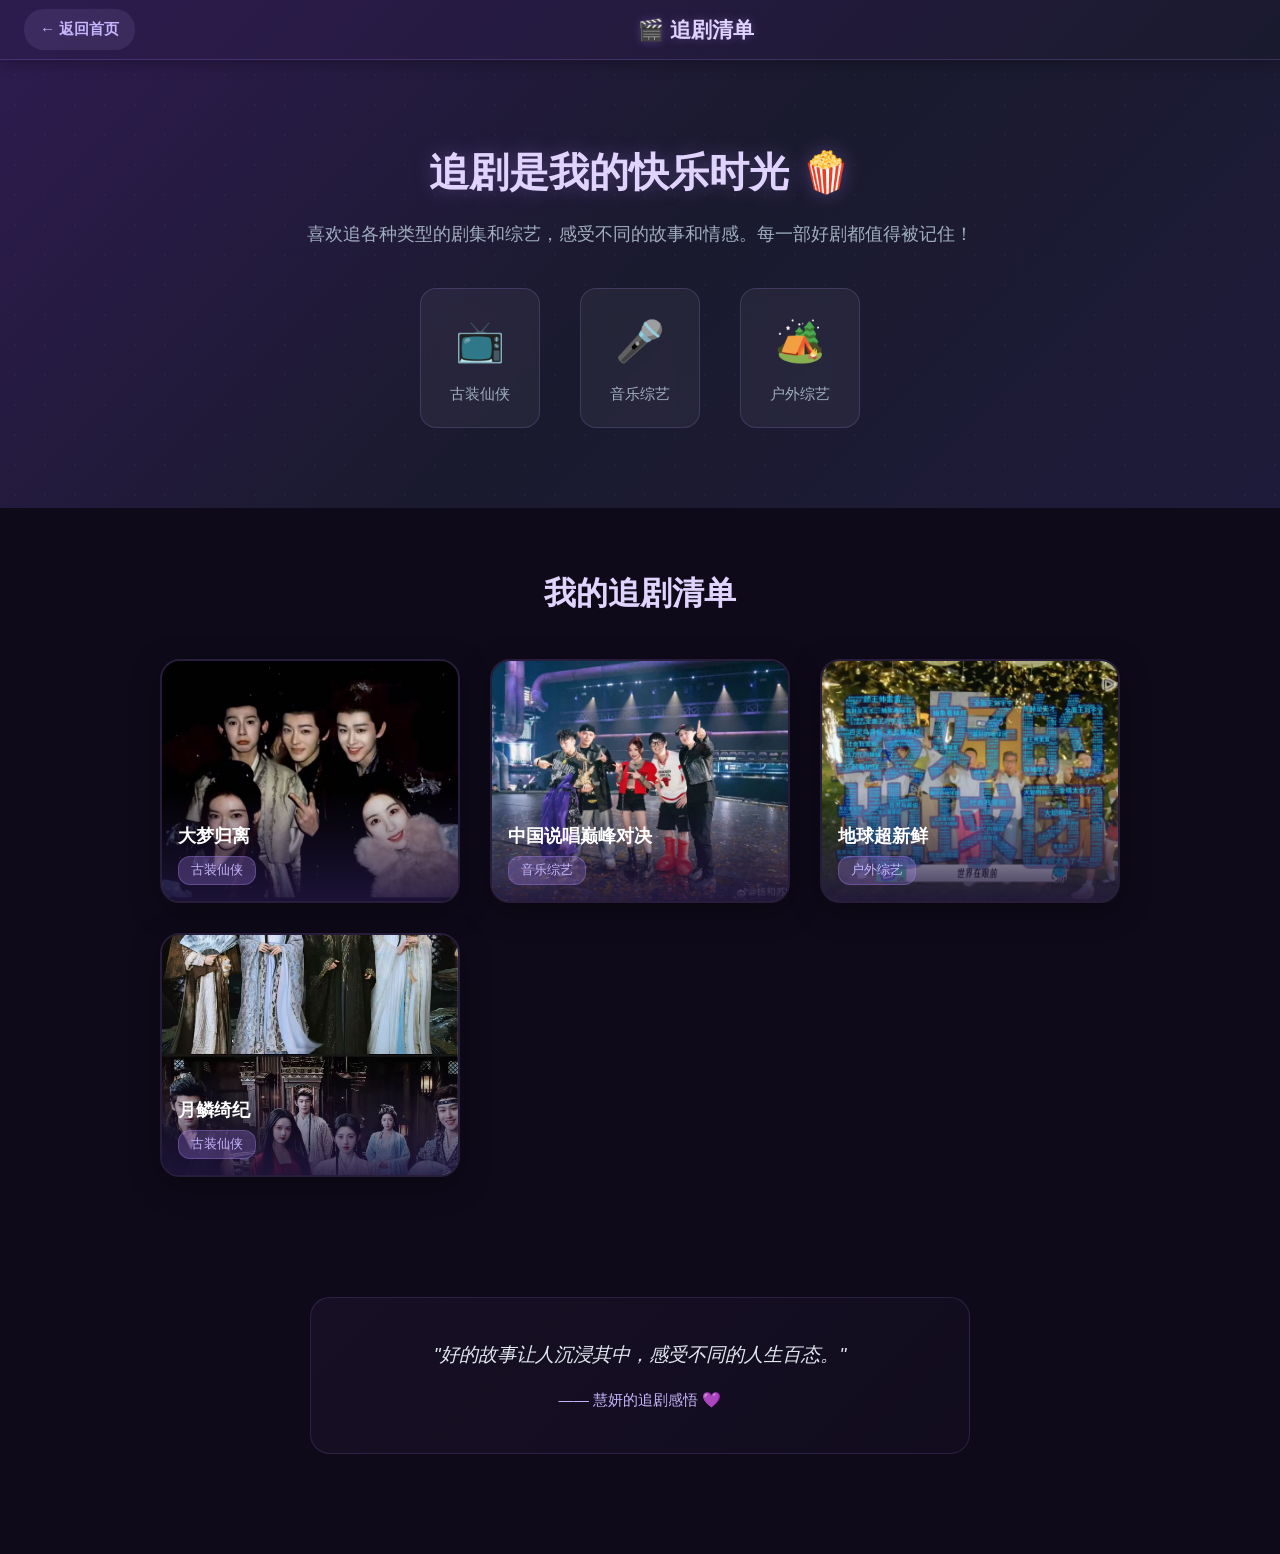
<file: drama.html>
<!DOCTYPE html>
<html lang="zh-CN">
<head>
    <meta charset="UTF-8">
    <meta name="viewport" content="width=device-width, initial-scale=1.0">
    <title>追剧清单 - 郑慧妍</title>
    <link rel="stylesheet" href="drama.css">
</head>
<body>
    <!-- 导航栏 -->
    <nav class="top-nav">
        <a href="index.html" class="nav-back">← 返回首页</a>
        <h1 class="nav-title">🎬 追剧清单</h1>
    </nav>

    <!-- 主内容 -->
    <main class="content">
        <!-- 头部介绍 -->
        <section class="drama-hero">
            <div class="drama-hero-content">
                <h2>追剧是我的快乐时光 🍿</h2>
                <p>喜欢追各种类型的剧集和综艺，感受不同的故事和情感。每一部好剧都值得被记住！</p>
                <div class="drama-stats">
                    <div class="drama-stat">
                        <span class="drama-stat-number">📺</span>
                        <span class="drama-stat-label">古装仙侠</span>
                    </div>
                    <div class="drama-stat">
                        <span class="drama-stat-number">🎤</span>
                        <span class="drama-stat-label">音乐综艺</span>
                    </div>
                    <div class="drama-stat">
                        <span class="drama-stat-number">🏕️</span>
                        <span class="drama-stat-label">户外综艺</span>
                    </div>
                </div>
            </div>
        </section>

        <!-- 追剧清单 -->
        <section class="drama-list">
            <h2>我的追剧清单</h2>
            <div class="drama-grid">
                <div class="drama-card">
                    <img src="images/drama1.jpg" alt="大梦归离">
                    <div class="drama-card-info">
                        <h3>大梦归离</h3>
                        <span class="drama-tag">古装仙侠</span>
                    </div>
                </div>
                <div class="drama-card">
                    <img src="images/rap1.jpg" alt="中国说唱巅峰对决">
                    <div class="drama-card-info">
                        <h3>中国说唱巅峰对决</h3>
                        <span class="drama-tag">音乐综艺</span>
                    </div>
                </div>
                <div class="drama-card">
                    <img src="images/camping.jpg" alt="地球超新鲜">
                    <div class="drama-card-info">
                        <h3>地球超新鲜</h3>
                        <span class="drama-tag">户外综艺</span>
                    </div>
                </div>
                <div class="drama-card">
                    <img src="images/drama2.jpg" alt="月鳞绮纪">
                    <div class="drama-card-info">
                        <h3>月鳞绮纪</h3>
                        <span class="drama-tag">古装仙侠</span>
                    </div>
                </div>
            </div>
        </section>

        <!-- 追剧格言 -->
        <section class="drama-quote">
            <div class="quote-content">
                <p class="quote-text">"好的故事让人沉浸其中，感受不同的人生百态。"</p>
                <p class="quote-author">—— 慧妍的追剧感悟 💜</p>
            </div>
        </section>
    </main>

    <!-- 回到顶部 -->
    <button class="back-to-top" id="backToTop" title="回到顶部">↑</button>

    <script>
        const btn = document.getElementById('backToTop');
        window.addEventListener('scroll', () => {
            btn.classList.toggle('visible', window.scrollY > 400);
        });
        btn.addEventListener('click', () => {
            window.scrollTo({ top: 0, behavior: 'smooth' });
        });
    </script>
</body>
</html>
</file>
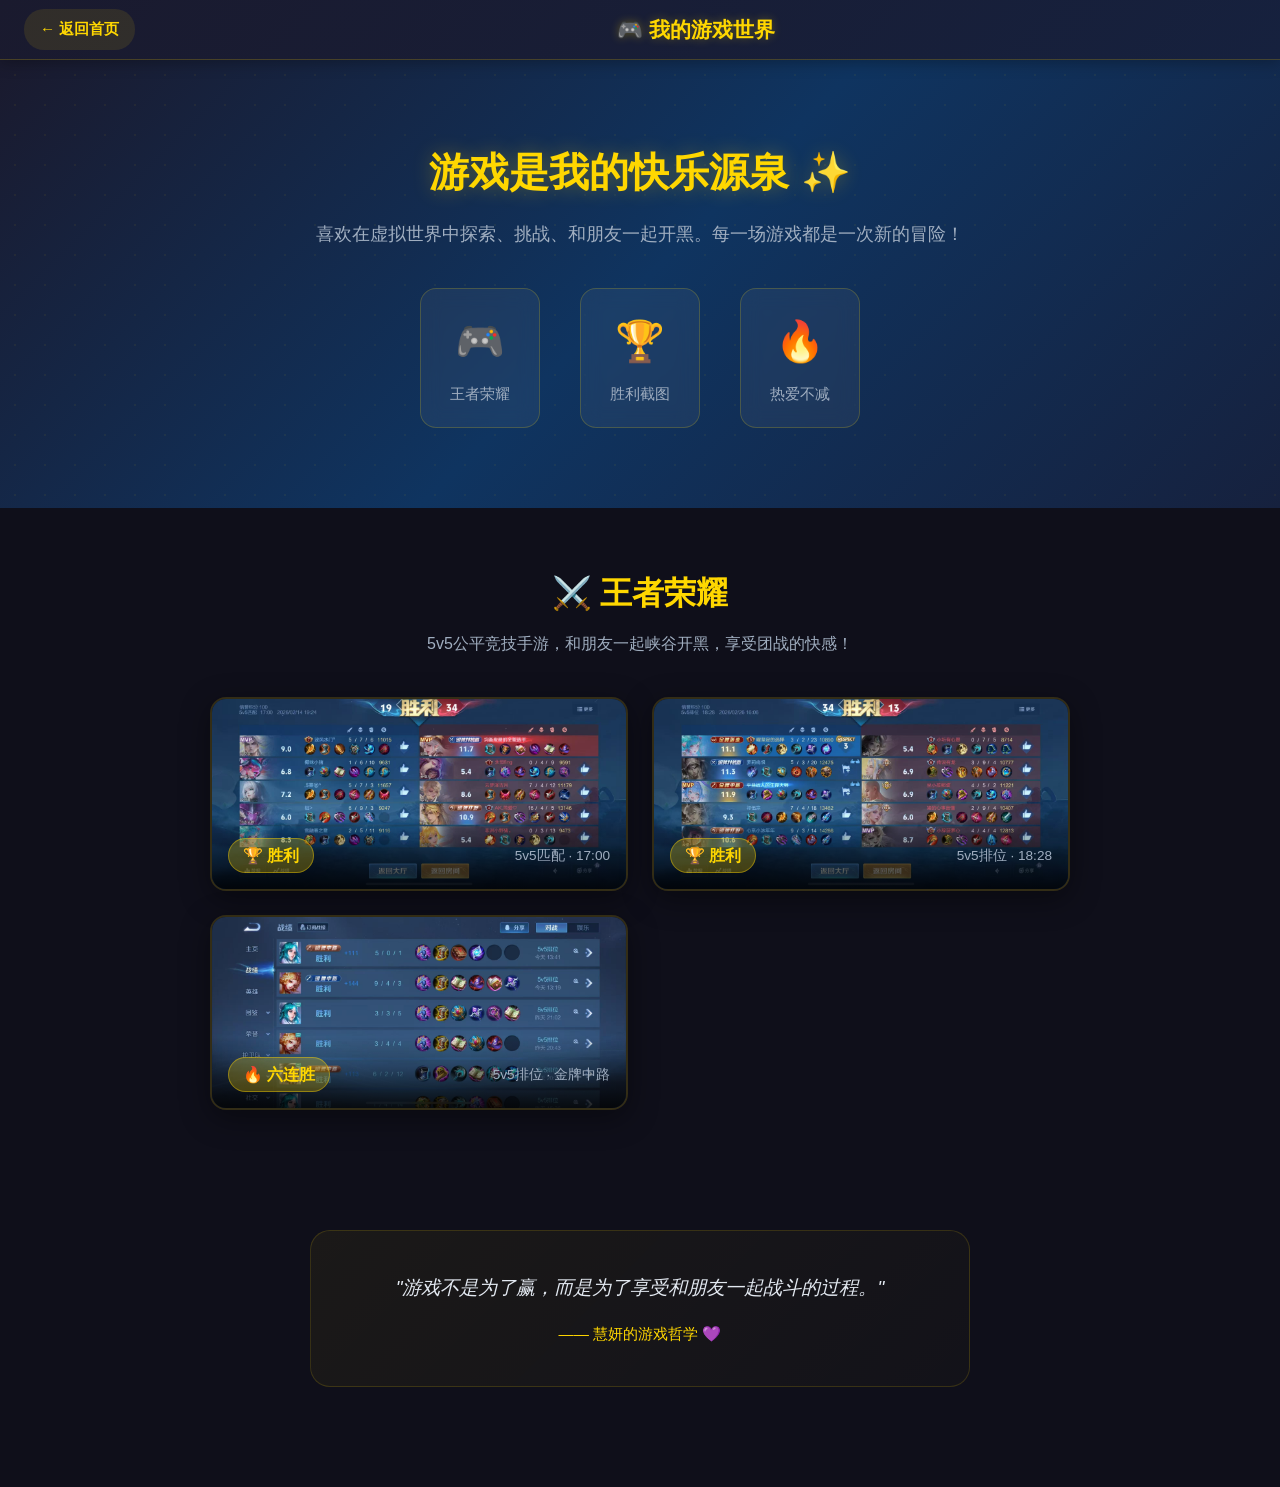
<file: game.html>
<!DOCTYPE html>
<html lang="zh-CN">
<head>
    <meta charset="UTF-8">
    <meta name="viewport" content="width=device-width, initial-scale=1.0">
    <title>我的游戏世界 - 郑慧妍</title>
    <link rel="stylesheet" href="game.css">
</head>
<body>
    <!-- 导航栏 -->
    <nav class="top-nav">
        <a href="index.html" class="nav-back">← 返回首页</a>
        <h1 class="nav-title">🎮 我的游戏世界</h1>
    </nav>

    <!-- 主内容 -->
    <main class="content">
        <!-- 头部介绍 -->
        <section class="game-hero">
            <div class="game-hero-content">
                <h2>游戏是我的快乐源泉 ✨</h2>
                <p>喜欢在虚拟世界中探索、挑战、和朋友一起开黑。每一场游戏都是一次新的冒险！</p>
                <div class="game-stats">
                    <div class="game-stat">
                        <span class="game-stat-number">🎮</span>
                        <span class="game-stat-label">王者荣耀</span>
                    </div>
                    <div class="game-stat">
                        <span class="game-stat-number">🏆</span>
                        <span class="game-stat-label">胜利截图</span>
                    </div>
                    <div class="game-stat">
                        <span class="game-stat-number">🔥</span>
                        <span class="game-stat-label">热爱不减</span>
                    </div>
                </div>
            </div>
        </section>

        <!-- 王者荣耀 -->
        <section class="game-section">
            <h2>⚔️ 王者荣耀</h2>
            <p class="game-desc">5v5公平竞技手游，和朋友一起峡谷开黑，享受团战的快感！</p>
            <div class="game-gallery">
                <div class="game-card">
                    <img src="images/game1.jpg" alt="王者荣耀胜利截图">
                    <div class="game-card-info">
                        <span class="game-result win">🏆 胜利</span>
                        <span class="game-detail">5v5匹配 · 17:00</span>
                    </div>
                </div>
                <div class="game-card">
                    <img src="images/game2.jpg" alt="王者荣耀排位胜利">
                    <div class="game-card-info">
                        <span class="game-result win">🏆 胜利</span>
                        <span class="game-detail">5v5排位 · 18:28</span>
                    </div>
                </div>
                <div class="game-card">
                    <img src="images/game3.jpg" alt="王者荣耀六连胜">
                    <div class="game-card-info">
                        <span class="game-result win">🔥 六连胜</span>
                        <span class="game-detail">5v5排位 · 金牌中路</span>
                    </div>
                </div>
            </div>
        </section>

        <!-- 游戏格言 -->
        <section class="game-quote">
            <div class="quote-content">
                <p class="quote-text">"游戏不是为了赢，而是为了享受和朋友一起战斗的过程。"</p>
                <p class="quote-author">—— 慧妍的游戏哲学 💜</p>
            </div>
        </section>
    </main>

    <!-- 回到顶部 -->
    <button class="back-to-top" id="backToTop" title="回到顶部">↑</button>

    <script>
        // 回到顶部
        const btn = document.getElementById('backToTop');
        window.addEventListener('scroll', () => {
            btn.classList.toggle('visible', window.scrollY > 400);
        });
        btn.addEventListener('click', () => {
            window.scrollTo({ top: 0, behavior: 'smooth' });
        });
    </script>
</body>
</html>
</file>
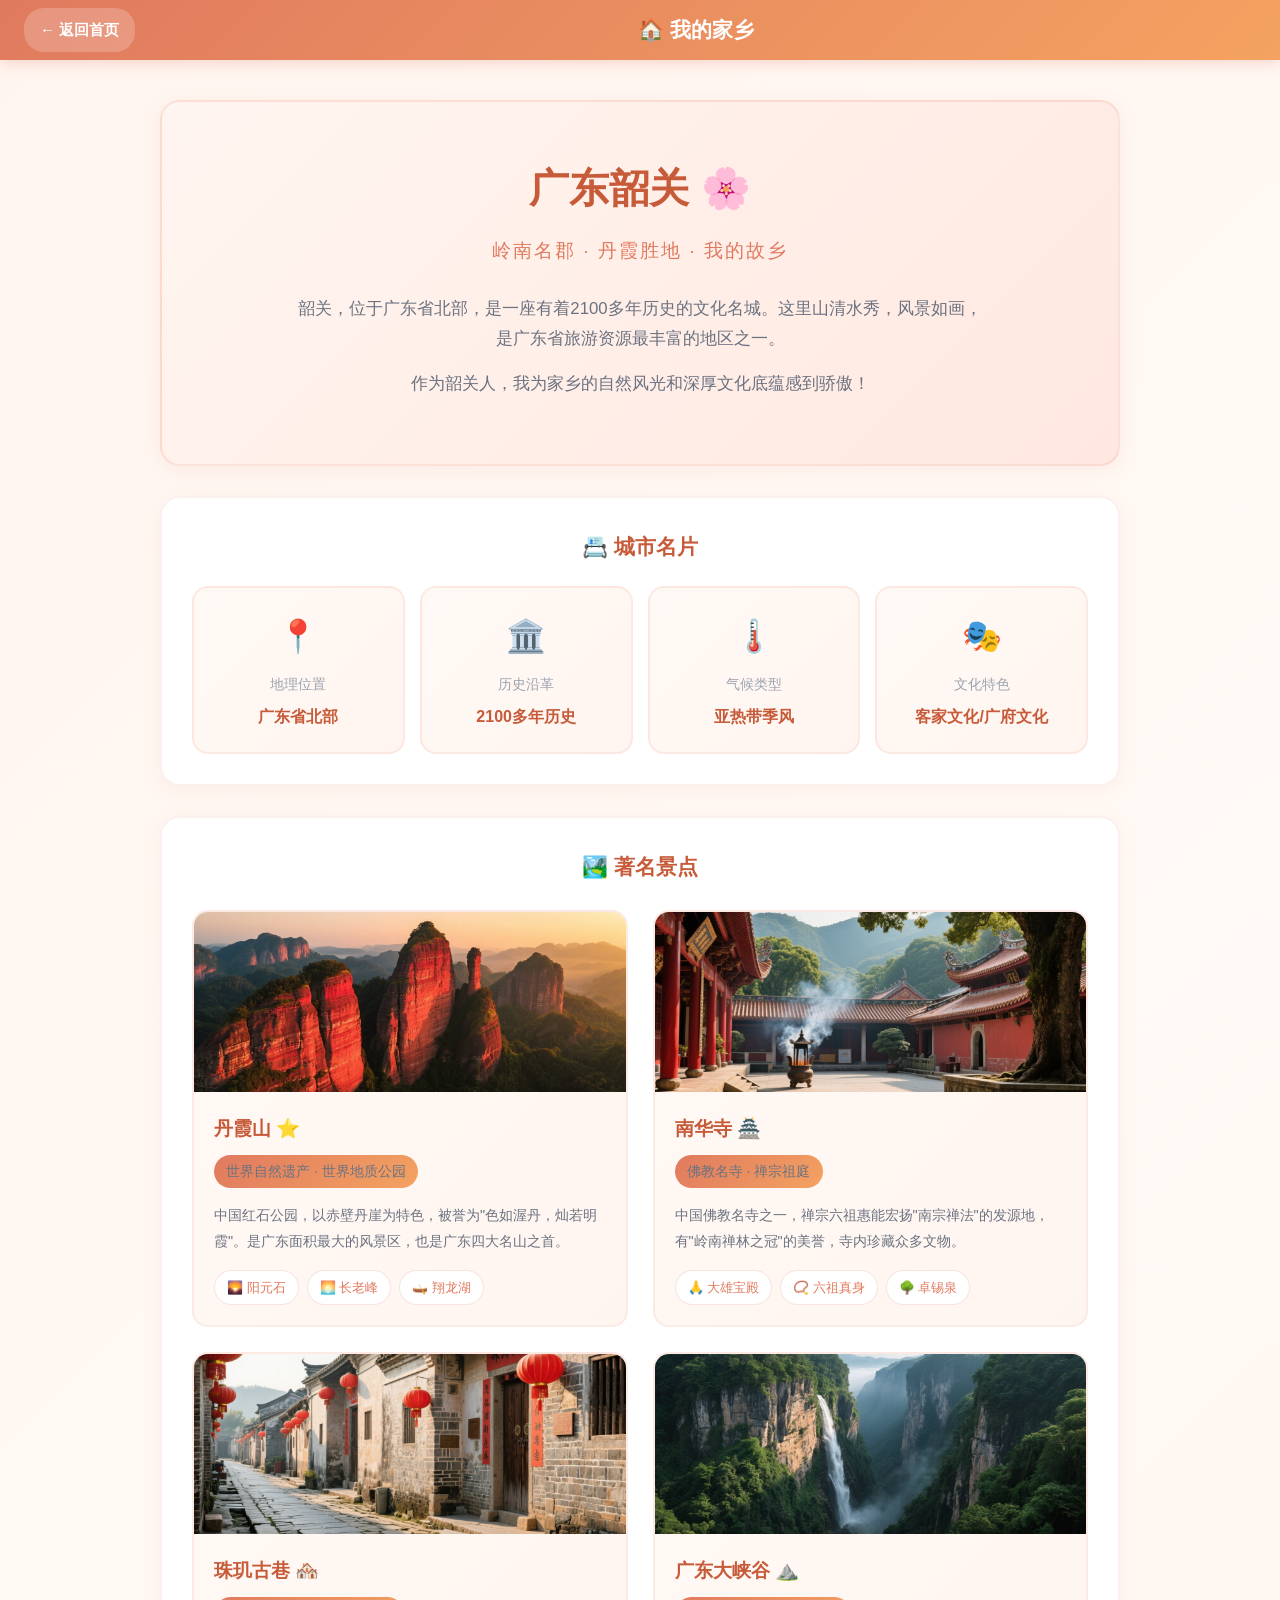
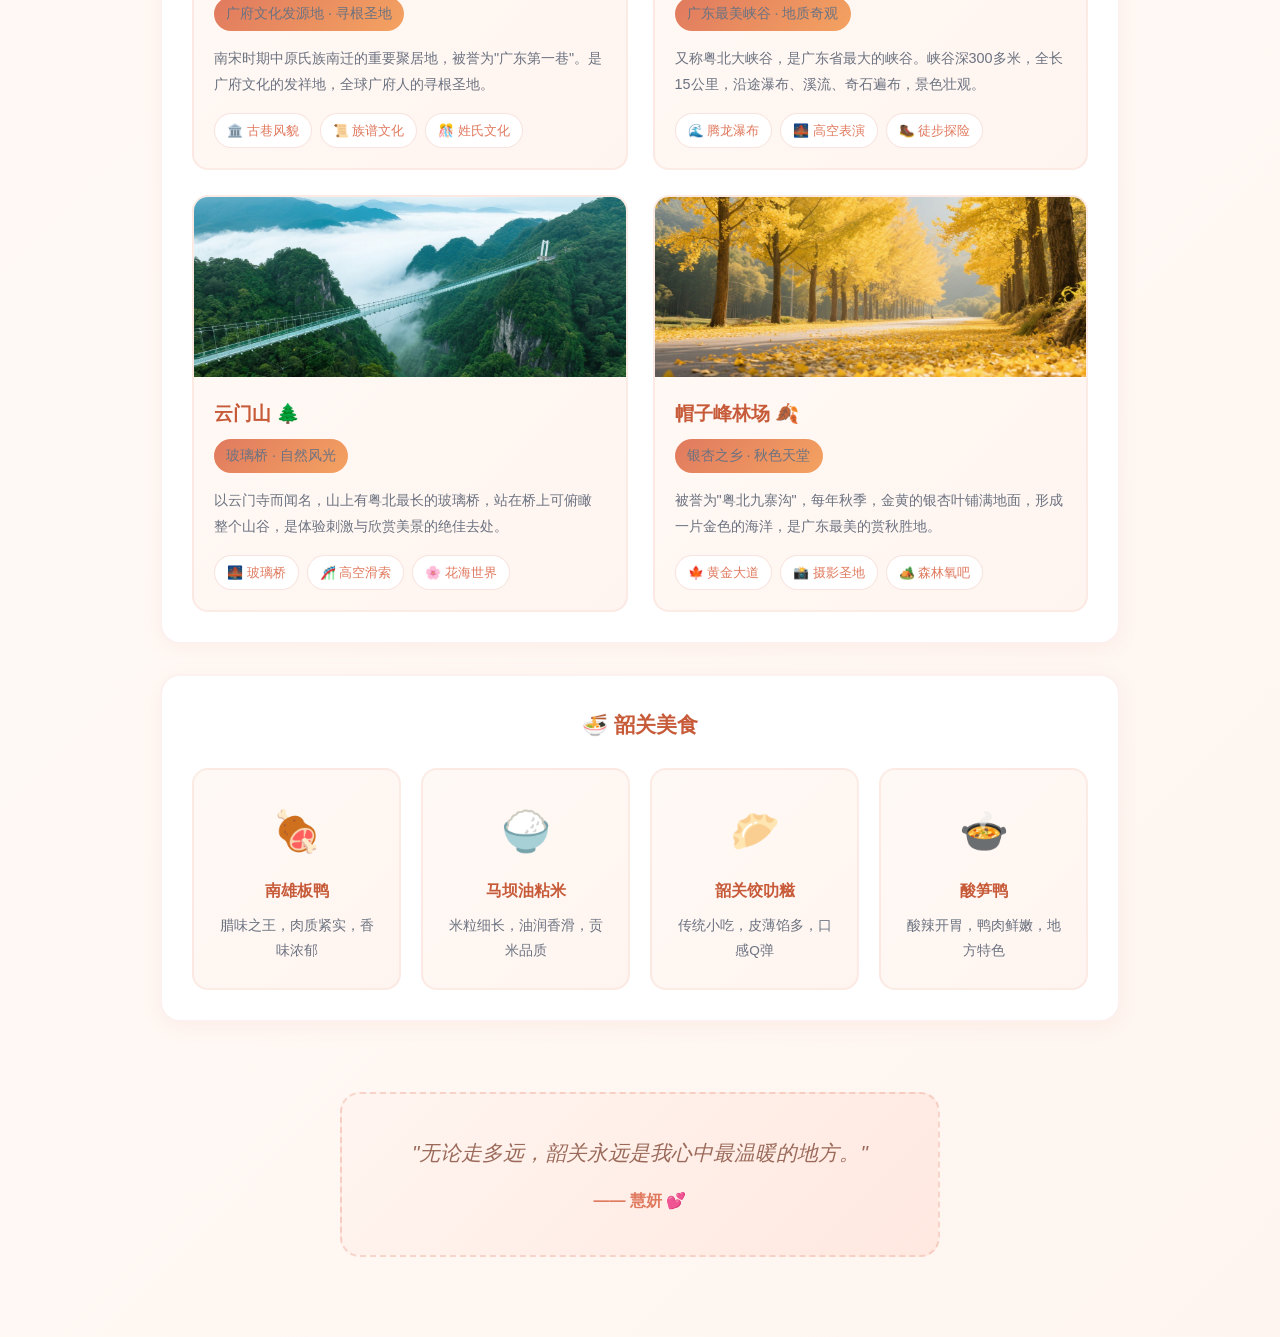
<file: hometown.html>
<!DOCTYPE html>
<html lang="zh-CN">
<head>
    <meta charset="UTF-8">
    <meta name="viewport" content="width=device-width, initial-scale=1.0">
    <title>我的家乡 - 广东韶关</title>
    <link rel="stylesheet" href="hometown.css">
</head>
<body>
    <nav class="top-nav">
        <a href="index.html" class="nav-back">← 返回首页</a>
        <h1 class="nav-title">🏠 我的家乡</h1>
    </nav>

    <main class="content">
        <!-- 家乡介绍 -->
        <section class="hometown-hero">
            <h2>广东韶关 🌸</h2>
            <p class="hometown-subtitle">岭南名郡 · 丹霞胜地 · 我的故乡</p>
            <div class="hometown-intro">
                <p>韶关，位于广东省北部，是一座有着2100多年历史的文化名城。这里山清水秀，风景如画，是广东省旅游资源最丰富的地区之一。</p>
                <p>作为韶关人，我为家乡的自然风光和深厚文化底蕴感到骄傲！</p>
            </div>
        </section>

        <!-- 城市名片 -->
        <section class="city-card-section">
            <h3>📇 城市名片</h3>
            <div class="city-cards">
                <div class="city-card">
                    <span class="card-icon">📍</span>
                    <span class="card-label">地理位置</span>
                    <span class="card-value">广东省北部</span>
                </div>
                <div class="city-card">
                    <span class="card-icon">🏛️</span>
                    <span class="card-label">历史沿革</span>
                    <span class="card-value">2100多年历史</span>
                </div>
                <div class="city-card">
                    <span class="card-icon">🌡️</span>
                    <span class="card-label">气候类型</span>
                    <span class="card-value">亚热带季风</span>
                </div>
                <div class="city-card">
                    <span class="card-icon">🎭</span>
                    <span class="card-label">文化特色</span>
                    <span class="card-value">客家文化/广府文化</span>
                </div>
            </div>
        </section>

        <!-- 著名景点 -->
        <section class="attractions-section">
            <h3>🏞️ 著名景点</h3>
            <div class="attractions-grid">
                <div class="attraction-card">
                    <div class="attraction-img">
                        <img src="images/danxiashan.jpg" alt="丹霞山">
                    </div>
                    <div class="attraction-info">
                        <h4>丹霞山 ⭐</h4>
                        <p class="attraction-tag">世界自然遗产 · 世界地质公园</p>
                        <p>中国红石公园，以赤壁丹崖为特色，被誉为"色如渥丹，灿若明霞"。是广东面积最大的风景区，也是广东四大名山之首。</p>
                        <div class="attraction-highlights">
                            <span>🌄 阳元石</span>
                            <span>🌅 长老峰</span>
                            <span>🛶 翔龙湖</span>
                        </div>
                    </div>
                </div>

                <div class="attraction-card">
                    <div class="attraction-img">
                        <img src="images/nanhuasi.jpg" alt="南华寺">
                    </div>
                    <div class="attraction-info">
                        <h4>南华寺 🏯</h4>
                        <p class="attraction-tag">佛教名寺 · 禅宗祖庭</p>
                        <p>中国佛教名寺之一，禅宗六祖惠能宏扬"南宗禅法"的发源地，有"岭南禅林之冠"的美誉，寺内珍藏众多文物。</p>
                        <div class="attraction-highlights">
                            <span>🙏 大雄宝殿</span>
                            <span>📿 六祖真身</span>
                            <span>🌳 卓锡泉</span>
                        </div>
                    </div>
                </div>

                <div class="attraction-card">
                    <div class="attraction-img">
                        <img src="images/zhuji.jpg" alt="珠玑古巷">
                    </div>
                    <div class="attraction-info">
                        <h4>珠玑古巷 🏘️</h4>
                        <p class="attraction-tag">广府文化发源地 · 寻根圣地</p>
                        <p>南宋时期中原氏族南迁的重要聚居地，被誉为"广东第一巷"。是广府文化的发祥地，全球广府人的寻根圣地。</p>
                        <div class="attraction-highlights">
                            <span>🏛️ 古巷风貌</span>
                            <span>📜 族谱文化</span>
                            <span>🎊 姓氏文化</span>
                        </div>
                    </div>
                </div>

                <div class="attraction-card">
                    <div class="attraction-img">
                        <img src="images/daxiagu.jpg" alt="大峡谷">
                    </div>
                    <div class="attraction-info">
                        <h4>广东大峡谷 ⛰️</h4>
                        <p class="attraction-tag">广东最美峡谷 · 地质奇观</p>
                        <p>又称粤北大峡谷，是广东省最大的峡谷。峡谷深300多米，全长15公里，沿途瀑布、溪流、奇石遍布，景色壮观。</p>
                        <div class="attraction-highlights">
                            <span>🌊 腾龙瀑布</span>
                            <span>🌉 高空表演</span>
                            <span>🥾 徒步探险</span>
                        </div>
                    </div>
                </div>

                <div class="attraction-card">
                    <div class="attraction-img">
                        <img src="images/yunmenshan.jpg" alt="云门山">
                    </div>
                    <div class="attraction-info">
                        <h4>云门山 🌲</h4>
                        <p class="attraction-tag">玻璃桥 · 自然风光</p>
                        <p>以云门寺而闻名，山上有粤北最长的玻璃桥，站在桥上可俯瞰整个山谷，是体验刺激与欣赏美景的绝佳去处。</p>
                        <div class="attraction-highlights">
                            <span>🌉 玻璃桥</span>
                            <span>🎢 高空滑索</span>
                            <span>🌸 花海世界</span>
                        </div>
                    </div>
                </div>

                <div class="attraction-card">
                    <div class="attraction-img">
                        <img src="images/maozifeng.jpg" alt="帽子峰">
                    </div>
                    <div class="attraction-info">
                        <h4>帽子峰林场 🍂</h4>
                        <p class="attraction-tag">银杏之乡 · 秋色天堂</p>
                        <p>被誉为"粤北九寨沟"，每年秋季，金黄的银杏叶铺满地面，形成一片金色的海洋，是广东最美的赏秋胜地。</p>
                        <div class="attraction-highlights">
                            <span>🍁 黄金大道</span>
                            <span>📸 摄影圣地</span>
                            <span>🏕️ 森林氧吧</span>
                        </div>
                    </div>
                </div>
            </div>
        </section>

        <!-- 美食特产 -->
        <section class="food-section">
            <h3>🍜 韶关美食</h3>
            <div class="food-grid">
                <div class="food-item">
                    <span class="food-icon">🍖</span>
                    <h4>南雄板鸭</h4>
                    <p>腊味之王，肉质紧实，香味浓郁</p>
                </div>
                <div class="food-item">
                    <span class="food-icon">🍚</span>
                    <h4>马坝油粘米</h4>
                    <p>米粒细长，油润香滑，贡米品质</p>
                </div>
                <div class="food-item">
                    <span class="food-icon">🥟</span>
                    <h4>韶关饺叻糍</h4>
                    <p>传统小吃，皮薄馅多，口感Q弹</p>
                </div>
                <div class="food-item">
                    <span class="food-icon">🍲</span>
                    <h4>酸笋鸭</h4>
                    <p>酸辣开胃，鸭肉鲜嫩，地方特色</p>
                </div>
            </div>
        </section>

        <!-- 家乡寄语 -->
        <section class="hometown-quote">
            <div class="quote-box">
                <p>"无论走多远，韶关永远是我心中最温暖的地方。"</p>
                <span class="quote-author">—— 慧妍 💕</span>
            </div>
        </section>
    </main>

    <button class="back-to-top" id="backToTop">↑</button>
    <script>
        const btn = document.getElementById('backToTop');
        window.addEventListener('scroll', () => btn.classList.toggle('visible', window.scrollY > 400));
        btn.addEventListener('click', () => window.scrollTo({ top: 0, behavior: 'smooth' }));
    </script>
</body>
</html>
</file>
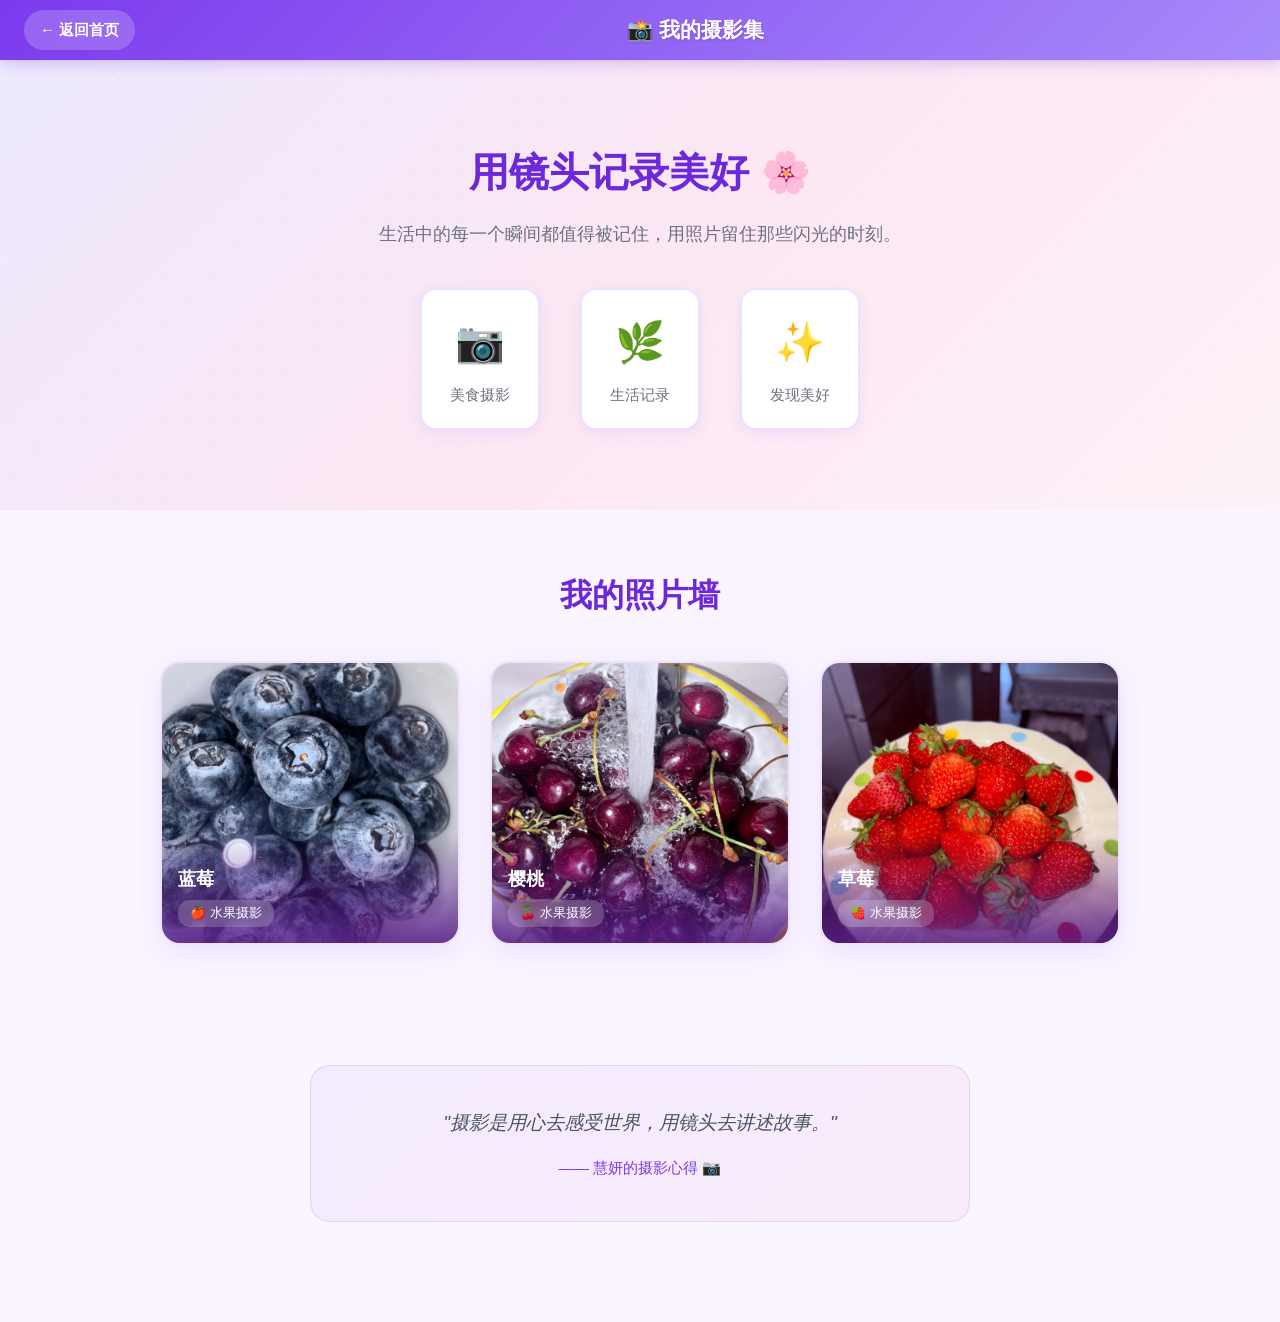
<file: photo.html>
<!DOCTYPE html>
<html lang="zh-CN">
<head>
    <meta charset="UTF-8">
    <meta name="viewport" content="width=device-width, initial-scale=1.0">
    <title>我的摄影集 - 郑慧妍</title>
    <link rel="stylesheet" href="photo.css">
</head>
<body>
    <!-- 导航栏 -->
    <nav class="top-nav">
        <a href="index.html" class="nav-back">← 返回首页</a>
        <h1 class="nav-title">📸 我的摄影集</h1>
    </nav>

    <!-- 主内容 -->
    <main class="content">
        <!-- 头部 -->
        <section class="photo-hero">
            <div class="photo-hero-content">
                <h2>用镜头记录美好 🌸</h2>
                <p>生活中的每一个瞬间都值得被记住，用照片留住那些闪光的时刻。</p>
                <div class="photo-stats">
                    <div class="photo-stat">
                        <span class="photo-stat-number">📷</span>
                        <span class="photo-stat-label">美食摄影</span>
                    </div>
                    <div class="photo-stat">
                        <span class="photo-stat-number">🌿</span>
                        <span class="photo-stat-label">生活记录</span>
                    </div>
                    <div class="photo-stat">
                        <span class="photo-stat-number">✨</span>
                        <span class="photo-stat-label">发现美好</span>
                    </div>
                </div>
            </div>
        </section>

        <!-- 照片墙 -->
        <section class="photo-gallery">
            <h2>我的照片墙</h2>
            <div class="photo-grid">
                <div class="photo-card">
                    <img src="images/photo1.jpg" alt="蓝莓">
                    <div class="photo-card-info">
                        <h3>蓝莓</h3>
                        <span class="photo-tag">🍎 水果摄影</span>
                    </div>
                </div>
                <div class="photo-card">
                    <img src="images/photo2.jpg" alt="樱桃">
                    <div class="photo-card-info">
                        <h3>樱桃</h3>
                        <span class="photo-tag">🍒 水果摄影</span>
                    </div>
                </div>
                <div class="photo-card">
                    <img src="images/photo3.jpg" alt="草莓">
                    <div class="photo-card-info">
                        <h3>草莓</h3>
                        <span class="photo-tag">🍓 水果摄影</span>
                    </div>
                </div>
            </div>
        </section>

        <!-- 摄影格言 -->
        <section class="photo-quote">
            <div class="quote-content">
                <p class="quote-text">"摄影是用心去感受世界，用镜头去讲述故事。"</p>
                <p class="quote-author">—— 慧妍的摄影心得 📷</p>
            </div>
        </section>
    </main>

    <!-- 回到顶部 -->
    <button class="back-to-top" id="backToTop" title="回到顶部">↑</button>

    <script>
        const btn = document.getElementById('backToTop');
        window.addEventListener('scroll', () => {
            btn.classList.toggle('visible', window.scrollY > 400);
        });
        btn.addEventListener('click', () => {
            window.scrollTo({ top: 0, behavior: 'smooth' });
        });
    </script>
</body>
</html>
</file>
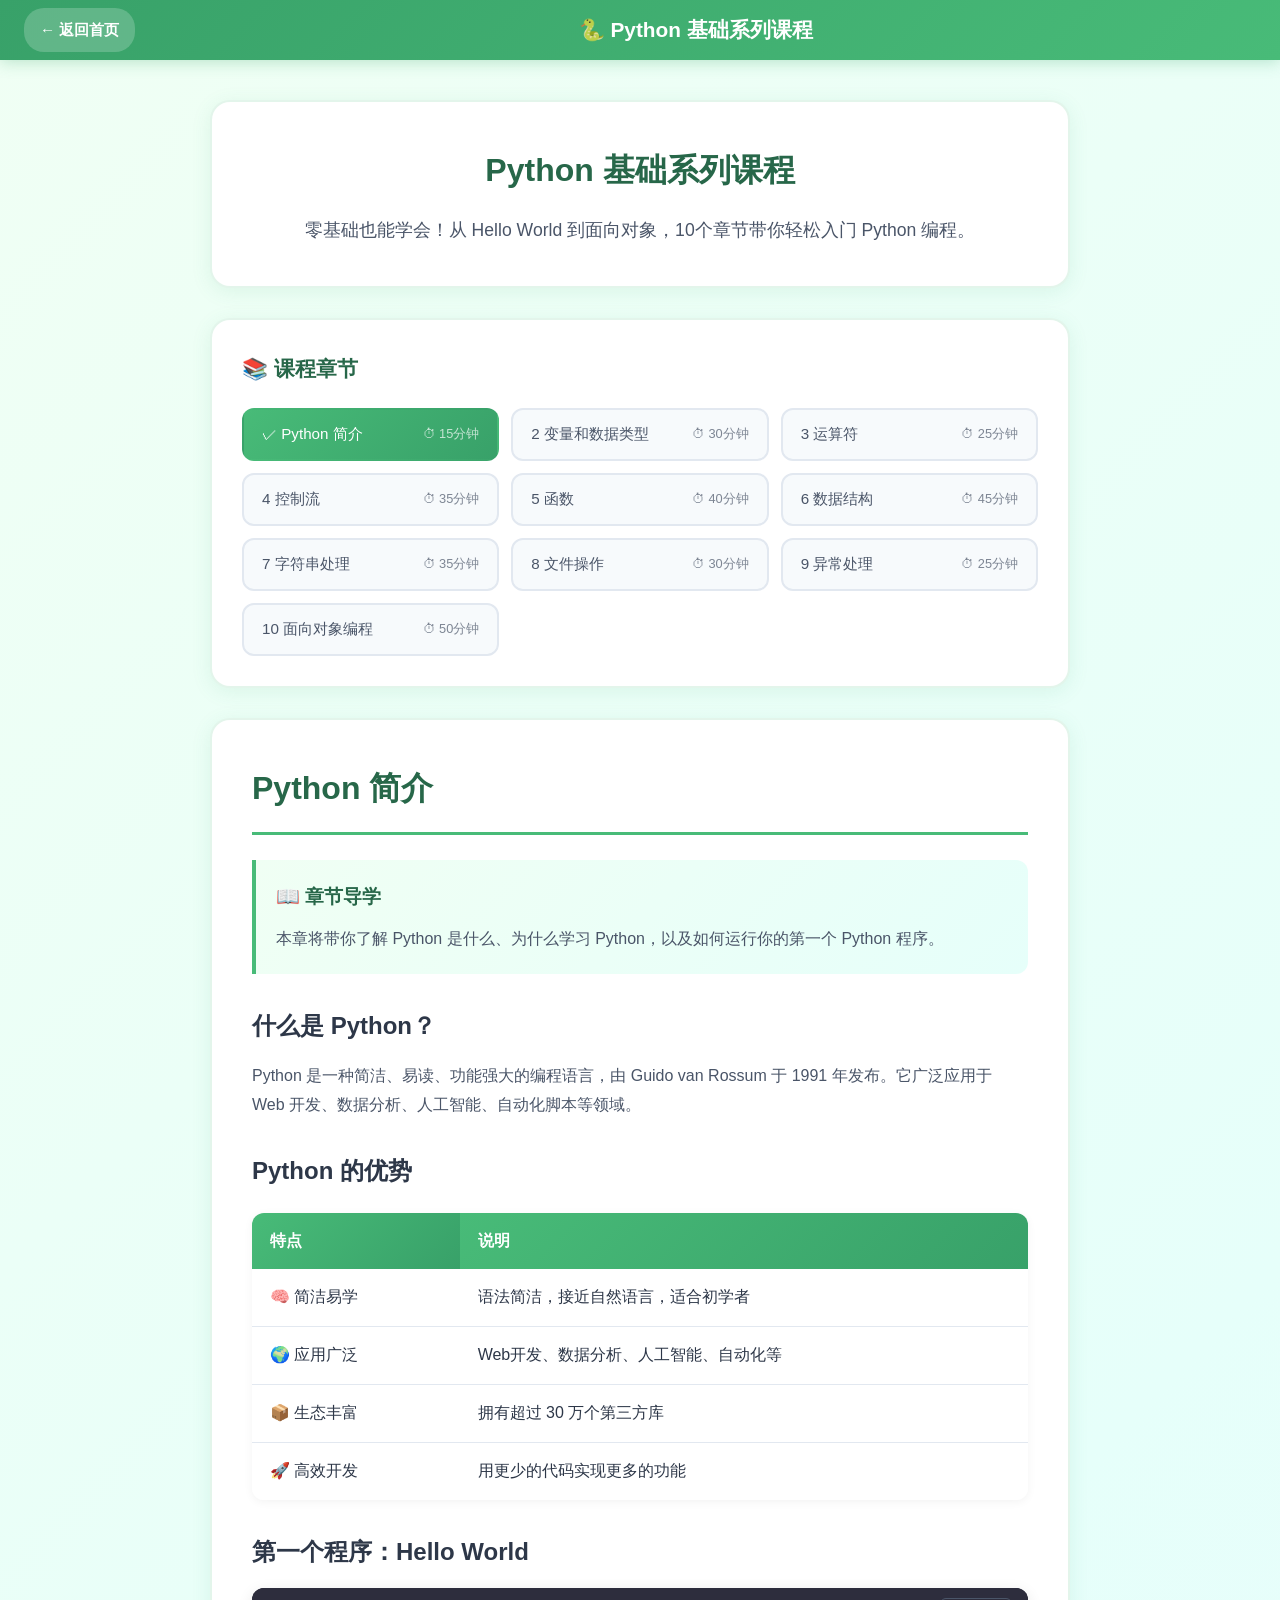
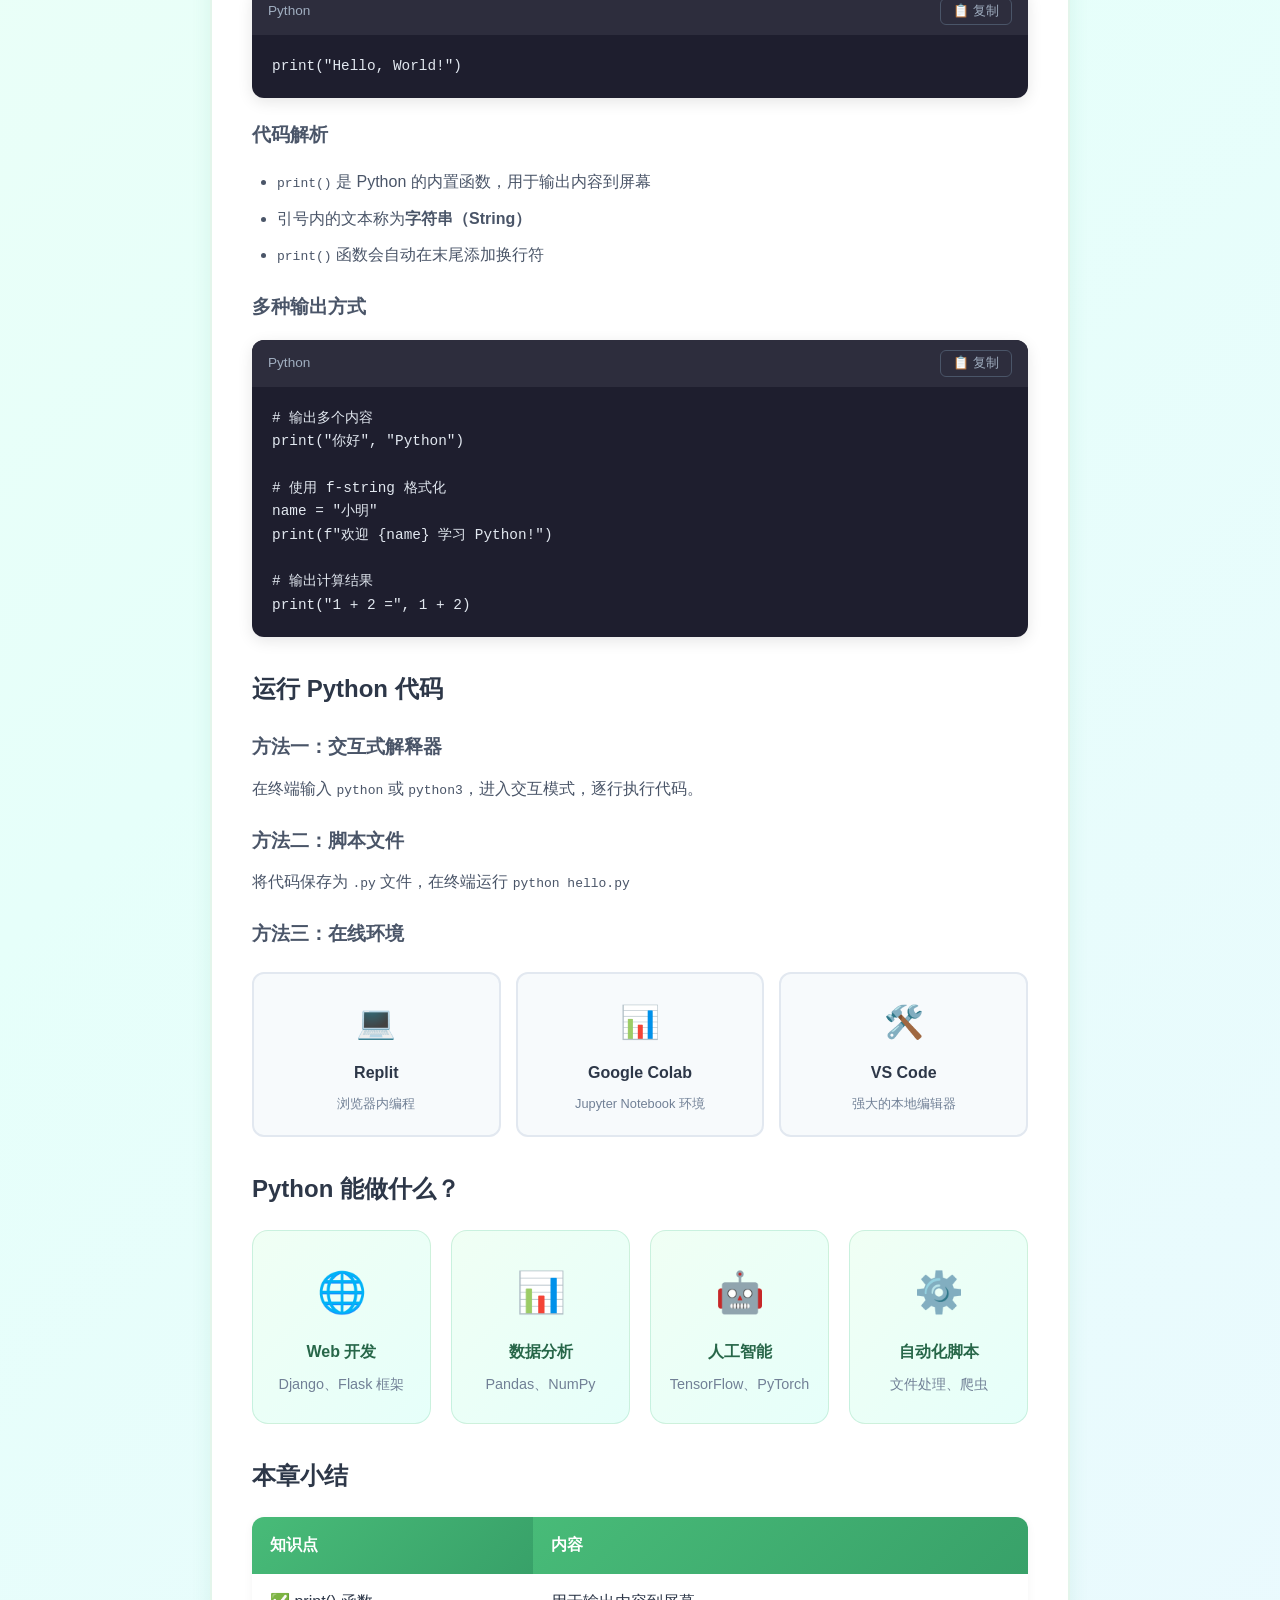
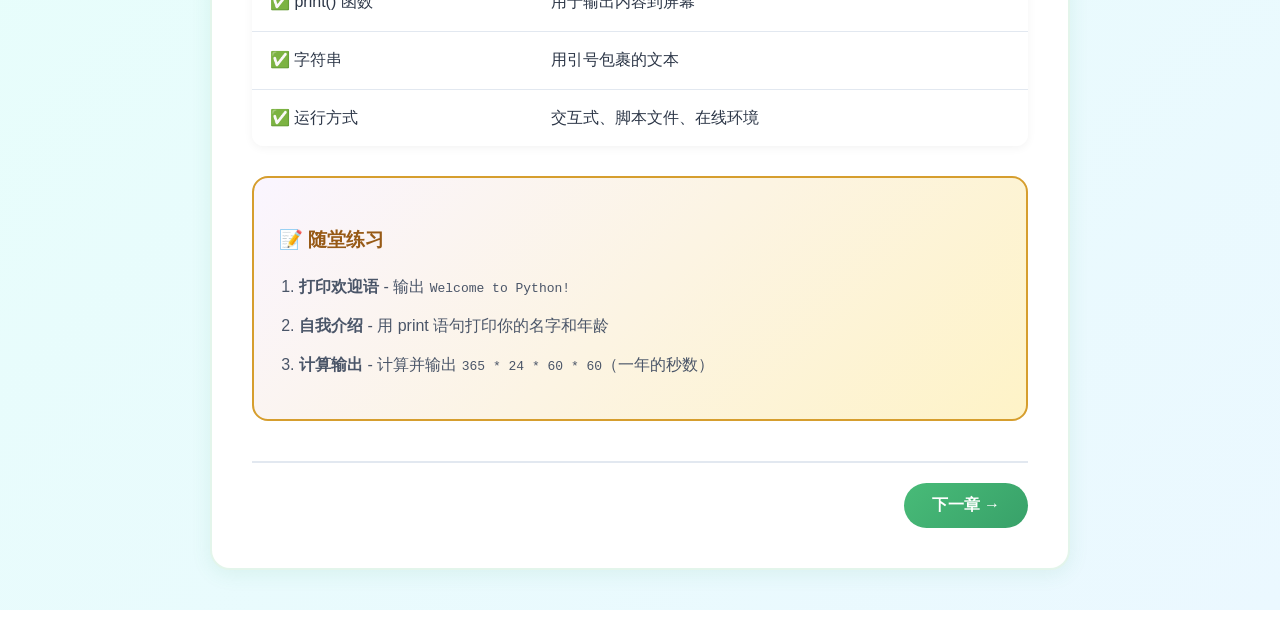
<file: py-learn.html>
<!DOCTYPE html>
<html lang="zh-CN">
<head>
    <meta charset="UTF-8">
    <meta name="viewport" content="width=device-width, initial-scale=1.0">
    <title>Python 基础系列课程 - 郑慧妍</title>
    <link rel="stylesheet" href="py-learn.css">
</head>
<body>
    <!-- 导航栏 -->
    <nav class="top-nav">
        <a href="index.html" class="nav-back">← 返回首页</a>
        <h1 class="nav-title">🐍 Python 基础系列课程</h1>
    </nav>

    <!-- 主内容 -->
    <main class="content">
        <!-- 课程介绍 -->
        <section class="course-intro-section">
            <h2>Python 基础系列课程</h2>
            <p>零基础也能学会！从 Hello World 到面向对象，10个章节带你轻松入门 Python 编程。</p>
        </section>

        <!-- 课程章节 -->
        <section class="chapters-section">
            <h3>📚 课程章节</h3>
            <div class="chapters-list">
                <button class="chapter-btn active" data-chapter="1">✓ Python 简介 <span class="time">⏱ 15分钟</span></button>
                <button class="chapter-btn" data-chapter="2">2 变量和数据类型 <span class="time">⏱ 30分钟</span></button>
                <button class="chapter-btn" data-chapter="3">3 运算符 <span class="time">⏱ 25分钟</span></button>
                <button class="chapter-btn" data-chapter="4">4 控制流 <span class="time">⏱ 35分钟</span></button>
                <button class="chapter-btn" data-chapter="5">5 函数 <span class="time">⏱ 40分钟</span></button>
                <button class="chapter-btn" data-chapter="6">6 数据结构 <span class="time">⏱ 45分钟</span></button>
                <button class="chapter-btn" data-chapter="7">7 字符串处理 <span class="time">⏱ 35分钟</span></button>
                <button class="chapter-btn" data-chapter="8">8 文件操作 <span class="time">⏱ 30分钟</span></button>
                <button class="chapter-btn" data-chapter="9">9 异常处理 <span class="time">⏱ 25分钟</span></button>
                <button class="chapter-btn" data-chapter="10">10 面向对象编程 <span class="time">⏱ 50分钟</span></button>
            </div>
        </section>

        <!-- 第1章内容 -->
        <section class="chapter-content" id="chapter1">
            <h1>Python 简介</h1>
            
            <div class="guide-box">
                <h3>📖 章节导学</h3>
                <p>本章将带你了解 Python 是什么、为什么学习 Python，以及如何运行你的第一个 Python 程序。</p>
            </div>

            <h2>什么是 Python？</h2>
            <p>Python 是一种简洁、易读、功能强大的编程语言，由 Guido van Rossum 于 1991 年发布。它广泛应用于 Web 开发、数据分析、人工智能、自动化脚本等领域。</p>

            <h2>Python 的优势</h2>
            <table class="feature-table">
                <thead>
                    <tr>
                        <th>特点</th>
                        <th>说明</th>
                    </tr>
                </thead>
                <tbody>
                    <tr>
                        <td>🧠 简洁易学</td>
                        <td>语法简洁，接近自然语言，适合初学者</td>
                    </tr>
                    <tr>
                        <td>🌍 应用广泛</td>
                        <td>Web开发、数据分析、人工智能、自动化等</td>
                    </tr>
                    <tr>
                        <td>📦 生态丰富</td>
                        <td>拥有超过 30 万个第三方库</td>
                    </tr>
                    <tr>
                        <td>🚀 高效开发</td>
                        <td>用更少的代码实现更多的功能</td>
                    </tr>
                </tbody>
            </table>

            <h2>第一个程序：Hello World</h2>
            <div class="code-block">
                <div class="code-header">
                    <span>Python</span>
                    <button class="copy-btn" onclick="copyCode(this)">📋 复制</button>
                </div>
                <pre><code>print("Hello, World!")</code></pre>
            </div>

            <h3>代码解析</h3>
            <ul>
                <li><code>print()</code> 是 Python 的内置函数，用于输出内容到屏幕</li>
                <li>引号内的文本称为<strong>字符串（String）</strong></li>
                <li><code>print()</code> 函数会自动在末尾添加换行符</li>
            </ul>

            <h3>多种输出方式</h3>
            <div class="code-block">
                <div class="code-header">
                    <span>Python</span>
                    <button class="copy-btn" onclick="copyCode(this)">📋 复制</button>
                </div>
                <pre><code># 输出多个内容
print("你好", "Python")

# 使用 f-string 格式化
name = "小明"
print(f"欢迎 {name} 学习 Python!")

# 输出计算结果
print("1 + 2 =", 1 + 2)</code></pre>
            </div>

            <h2>运行 Python 代码</h2>
            
            <h3>方法一：交互式解释器</h3>
            <p>在终端输入 <code>python</code> 或 <code>python3</code>，进入交互模式，逐行执行代码。</p>
            
            <h3>方法二：脚本文件</h3>
            <p>将代码保存为 <code>.py</code> 文件，在终端运行 <code>python hello.py</code></p>
            
            <h3>方法三：在线环境</h3>
            <div class="links-grid">
                <a href="https://replit.com" target="_blank" class="link-card">
                    <span class="link-icon">💻</span>
                    <span>Replit</span>
                    <small>浏览器内编程</small>
                </a>
                <a href="https://colab.research.google.com" target="_blank" class="link-card">
                    <span class="link-icon">📊</span>
                    <span>Google Colab</span>
                    <small>Jupyter Notebook 环境</small>
                </a>
                <a href="https://code.visualstudio.com" target="_blank" class="link-card">
                    <span class="link-icon">🛠️</span>
                    <span>VS Code</span>
                    <small>强大的本地编辑器</small>
                </a>
            </div>

            <h2>Python 能做什么？</h2>
            <div class="usage-grid">
                <div class="usage-item">
                    <span class="usage-icon">🌐</span>
                    <h4>Web 开发</h4>
                    <p>Django、Flask 框架</p>
                </div>
                <div class="usage-item">
                    <span class="usage-icon">📊</span>
                    <h4>数据分析</h4>
                    <p>Pandas、NumPy</p>
                </div>
                <div class="usage-item">
                    <span class="usage-icon">🤖</span>
                    <h4>人工智能</h4>
                    <p>TensorFlow、PyTorch</p>
                </div>
                <div class="usage-item">
                    <span class="usage-icon">⚙️</span>
                    <h4>自动化脚本</h4>
                    <p>文件处理、爬虫</p>
                </div>
            </div>

            <h2>本章小结</h2>
            <table class="summary-table">
                <thead>
                    <tr>
                        <th>知识点</th>
                        <th>内容</th>
                    </tr>
                </thead>
                <tbody>
                    <tr>
                        <td>✅ print() 函数</td>
                        <td>用于输出内容到屏幕</td>
                    </tr>
                    <tr>
                        <td>✅ 字符串</td>
                        <td>用引号包裹的文本</td>
                    </tr>
                    <tr>
                        <td>✅ 运行方式</td>
                        <td>交互式、脚本文件、在线环境</td>
                    </tr>
                </tbody>
            </table>

            <div class="practice-box">
                <h3>📝 随堂练习</h3>
                <ol>
                    <li><strong>打印欢迎语</strong> - 输出 <code>Welcome to Python!</code></li>
                    <li><strong>自我介绍</strong> - 用 print 语句打印你的名字和年龄</li>
                    <li><strong>计算输出</strong> - 计算并输出 <code>365 * 24 * 60 * 60</code>（一年的秒数）</li>
                </ol>
            </div>

            <div class="chapter-nav">
                <span></span>
                <button class="next-btn" onclick="scrollToTop()">下一章 →</button>
            </div>
        </section>
    </main>

    <!-- 回到顶部 -->
    <button class="back-to-top" id="backToTop" title="回到顶部">↑</button>

    <script>
        // 复制代码
        function copyCode(btn) {
            const code = btn.closest('.code-block').querySelector('code').textContent;
            navigator.clipboard.writeText(code).then(() => {
                const originalText = btn.textContent;
                btn.textContent = '✅ 已复制';
                setTimeout(() => { btn.textContent = originalText; }, 2000);
            });
        }

        // 回到顶部
        const btn = document.getElementById('backToTop');
        window.addEventListener('scroll', () => {
            btn.classList.toggle('visible', window.scrollY > 400);
        });
        btn.addEventListener('click', () => {
            window.scrollTo({ top: 0, behavior: 'smooth' });
        });

        function scrollToTop() {
            window.scrollTo({ top: 0, behavior: 'smooth' });
        }

        // 章节切换
        document.querySelectorAll('.chapter-btn').forEach(btn => {
            btn.addEventListener('click', function() {
                document.querySelectorAll('.chapter-btn').forEach(b => b.classList.remove('active'));
                this.classList.add('active');
                scrollToTop();
            });
        });
    </script>
</body>
</html>
</file>
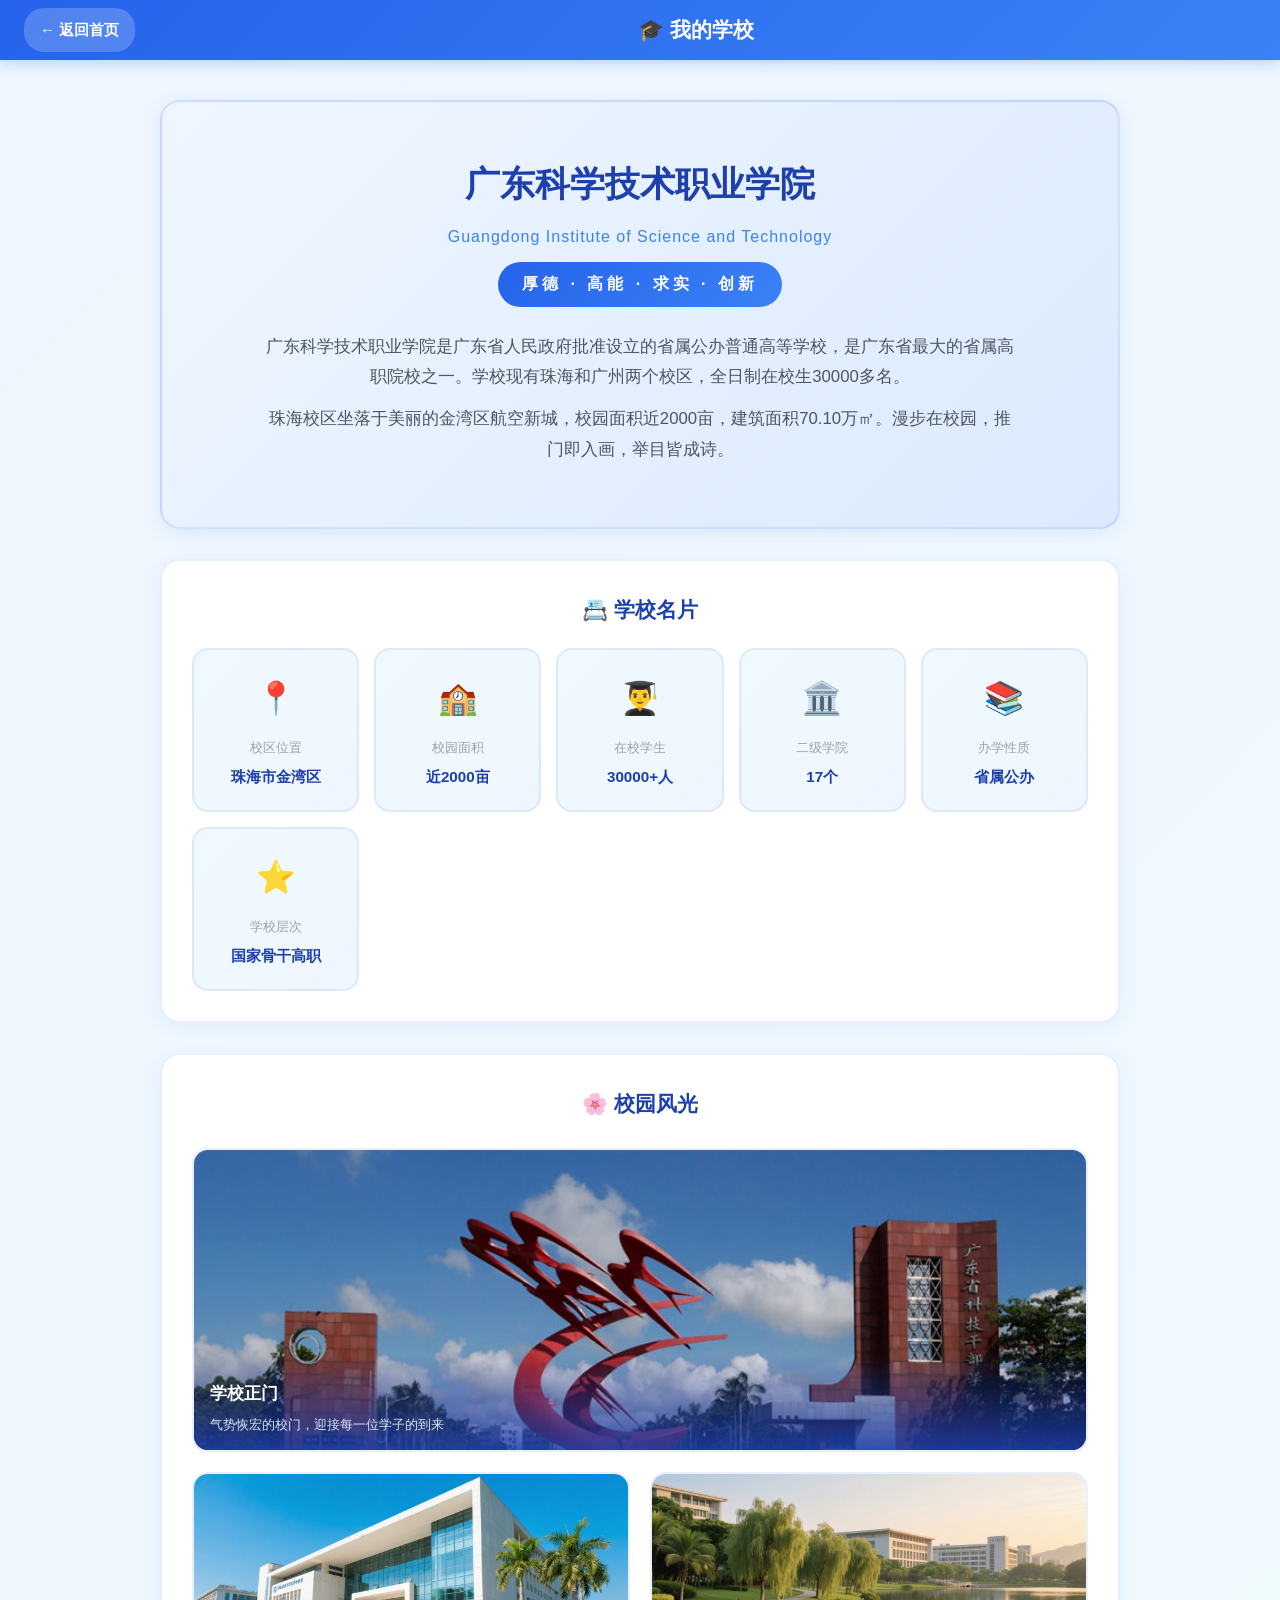
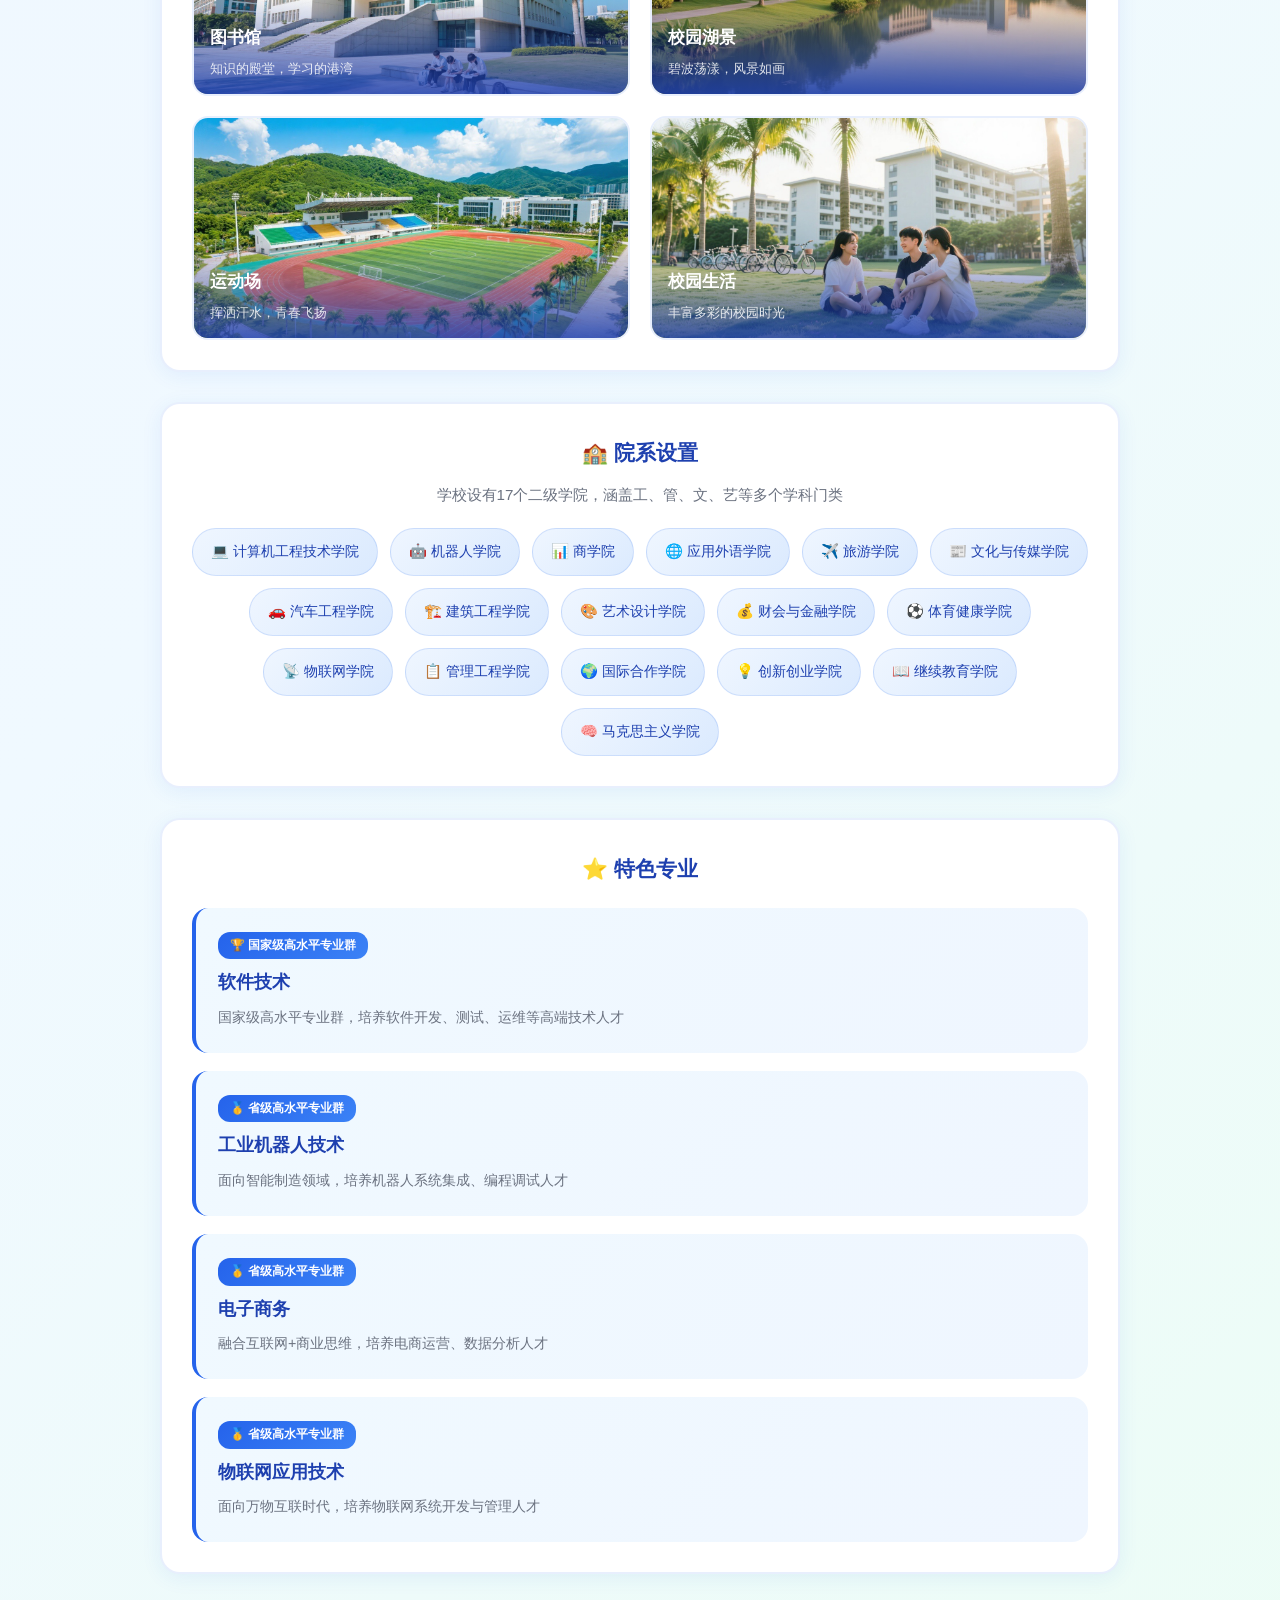
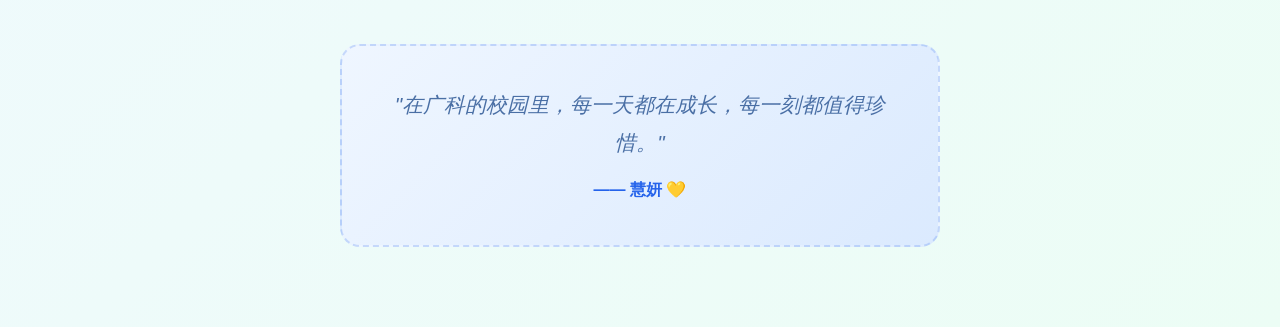
<file: school.html>
<!DOCTYPE html>
<html lang="zh-CN">
<head>
    <meta charset="UTF-8">
    <meta name="viewport" content="width=device-width, initial-scale=1.0">
    <title>我的学校 - 广东科学技术职业学院</title>
    <link rel="stylesheet" href="school.css">
</head>
<body>
    <nav class="top-nav">
        <a href="index.html" class="nav-back">← 返回首页</a>
        <h1 class="nav-title">🎓 我的学校</h1>
    </nav>

    <main class="content">
        <!-- 学校介绍 -->
        <section class="school-hero">
            <h2>广东科学技术职业学院</h2>
            <p class="school-subtitle">Guangdong Institute of Science and Technology</p>
            <p class="school-motto">厚德 · 高能 · 求实 · 创新</p>
            <div class="school-intro">
                <p>广东科学技术职业学院是广东省人民政府批准设立的省属公办普通高等学校，是广东省最大的省属高职院校之一。学校现有珠海和广州两个校区，全日制在校生30000多名。</p>
                <p>珠海校区坐落于美丽的金湾区航空新城，校园面积近2000亩，建筑面积70.10万㎡。漫步在校园，推门即入画，举目皆成诗。</p>
            </div>
        </section>

        <!-- 学校名片 -->
        <section class="info-section">
            <h3>📇 学校名片</h3>
            <div class="info-grid">
                <div class="info-card">
                    <span class="info-icon">📍</span>
                    <span class="info-label">校区位置</span>
                    <span class="info-value">珠海市金湾区</span>
                </div>
                <div class="info-card">
                    <span class="info-icon">🏫</span>
                    <span class="info-label">校园面积</span>
                    <span class="info-value">近2000亩</span>
                </div>
                <div class="info-card">
                    <span class="info-icon">👨‍🎓</span>
                    <span class="info-label">在校学生</span>
                    <span class="info-value">30000+人</span>
                </div>
                <div class="info-card">
                    <span class="info-icon">🏛️</span>
                    <span class="info-label">二级学院</span>
                    <span class="info-value">17个</span>
                </div>
                <div class="info-card">
                    <span class="info-icon">📚</span>
                    <span class="info-label">办学性质</span>
                    <span class="info-value">省属公办</span>
                </div>
                <div class="info-card">
                    <span class="info-icon">⭐</span>
                    <span class="info-label">学校层次</span>
                    <span class="info-value">国家骨干高职</span>
                </div>
            </div>
        </section>

        <!-- 校园风光 -->
        <section class="campus-section">
            <h3>🌸 校园风光</h3>
            <div class="campus-grid">
                <div class="campus-card large">
                    <img src="images/campus1.jpg" alt="学校正门">
                    <div class="campus-info">
                        <h4>学校正门</h4>
                        <p>气势恢宏的校门，迎接每一位学子的到来</p>
                    </div>
                </div>
                <div class="campus-card">
                    <img src="images/campus2.jpg" alt="图书馆">
                    <div class="campus-info">
                        <h4>图书馆</h4>
                        <p>知识的殿堂，学习的港湾</p>
                    </div>
                </div>
                <div class="campus-card">
                    <img src="images/campus3.jpg" alt="校园湖景">
                    <div class="campus-info">
                        <h4>校园湖景</h4>
                        <p>碧波荡漾，风景如画</p>
                    </div>
                </div>
                <div class="campus-card">
                    <img src="images/campus4.jpg" alt="运动场">
                    <div class="campus-info">
                        <h4>运动场</h4>
                        <p>挥洒汗水，青春飞扬</p>
                    </div>
                </div>
                <div class="campus-card">
                    <img src="images/campus5.jpg" alt="校园生活">
                    <div class="campus-info">
                        <h4>校园生活</h4>
                        <p>丰富多彩的校园时光</p>
                    </div>
                </div>
            </div>
        </section>

        <!-- 院系设置 -->
        <section class="dept-section">
            <h3>🏫 院系设置</h3>
            <p class="dept-intro">学校设有17个二级学院，涵盖工、管、文、艺等多个学科门类</p>
            <div class="dept-grid">
                <span class="dept-tag">💻 计算机工程技术学院</span>
                <span class="dept-tag">🤖 机器人学院</span>
                <span class="dept-tag">📊 商学院</span>
                <span class="dept-tag">🌐 应用外语学院</span>
                <span class="dept-tag">✈️ 旅游学院</span>
                <span class="dept-tag">📰 文化与传媒学院</span>
                <span class="dept-tag">🚗 汽车工程学院</span>
                <span class="dept-tag">🏗️ 建筑工程学院</span>
                <span class="dept-tag">🎨 艺术设计学院</span>
                <span class="dept-tag">💰 财会与金融学院</span>
                <span class="dept-tag">⚽ 体育健康学院</span>
                <span class="dept-tag">📡 物联网学院</span>
                <span class="dept-tag">📋 管理工程学院</span>
                <span class="dept-tag">🌍 国际合作学院</span>
                <span class="dept-tag">💡 创新创业学院</span>
                <span class="dept-tag">📖 继续教育学院</span>
                <span class="dept-tag">🧠 马克思主义学院</span>
            </div>
        </section>

        <!-- 特色专业 -->
        <section class="major-section">
            <h3>⭐ 特色专业</h3>
            <div class="major-list">
                <div class="major-item">
                    <span class="major-rank">🏆 国家级高水平专业群</span>
                    <h4>软件技术</h4>
                    <p>国家级高水平专业群，培养软件开发、测试、运维等高端技术人才</p>
                </div>
                <div class="major-item">
                    <span class="major-rank">🥇 省级高水平专业群</span>
                    <h4>工业机器人技术</h4>
                    <p>面向智能制造领域，培养机器人系统集成、编程调试人才</p>
                </div>
                <div class="major-item">
                    <span class="major-rank">🥇 省级高水平专业群</span>
                    <h4>电子商务</h4>
                    <p>融合互联网+商业思维，培养电商运营、数据分析人才</p>
                </div>
                <div class="major-item">
                    <span class="major-rank">🥇 省级高水平专业群</span>
                    <h4>物联网应用技术</h4>
                    <p>面向万物互联时代，培养物联网系统开发与管理人才</p>
                </div>
            </div>
        </section>

        <!-- 学校寄语 -->
        <section class="school-quote">
            <div class="quote-box">
                <p>"在广科的校园里，每一天都在成长，每一刻都值得珍惜。"</p>
                <span class="quote-author">—— 慧妍 💛</span>
            </div>
        </section>
    </main>

    <button class="back-to-top" id="backToTop">↑</button>
    <script>
        const btn = document.getElementById('backToTop');
        window.addEventListener('scroll', () => btn.classList.toggle('visible', window.scrollY > 400));
        btn.addEventListener('click', () => window.scrollTo({ top: 0, behavior: 'smooth' }));
    </script>
</body>
</html>
</file>
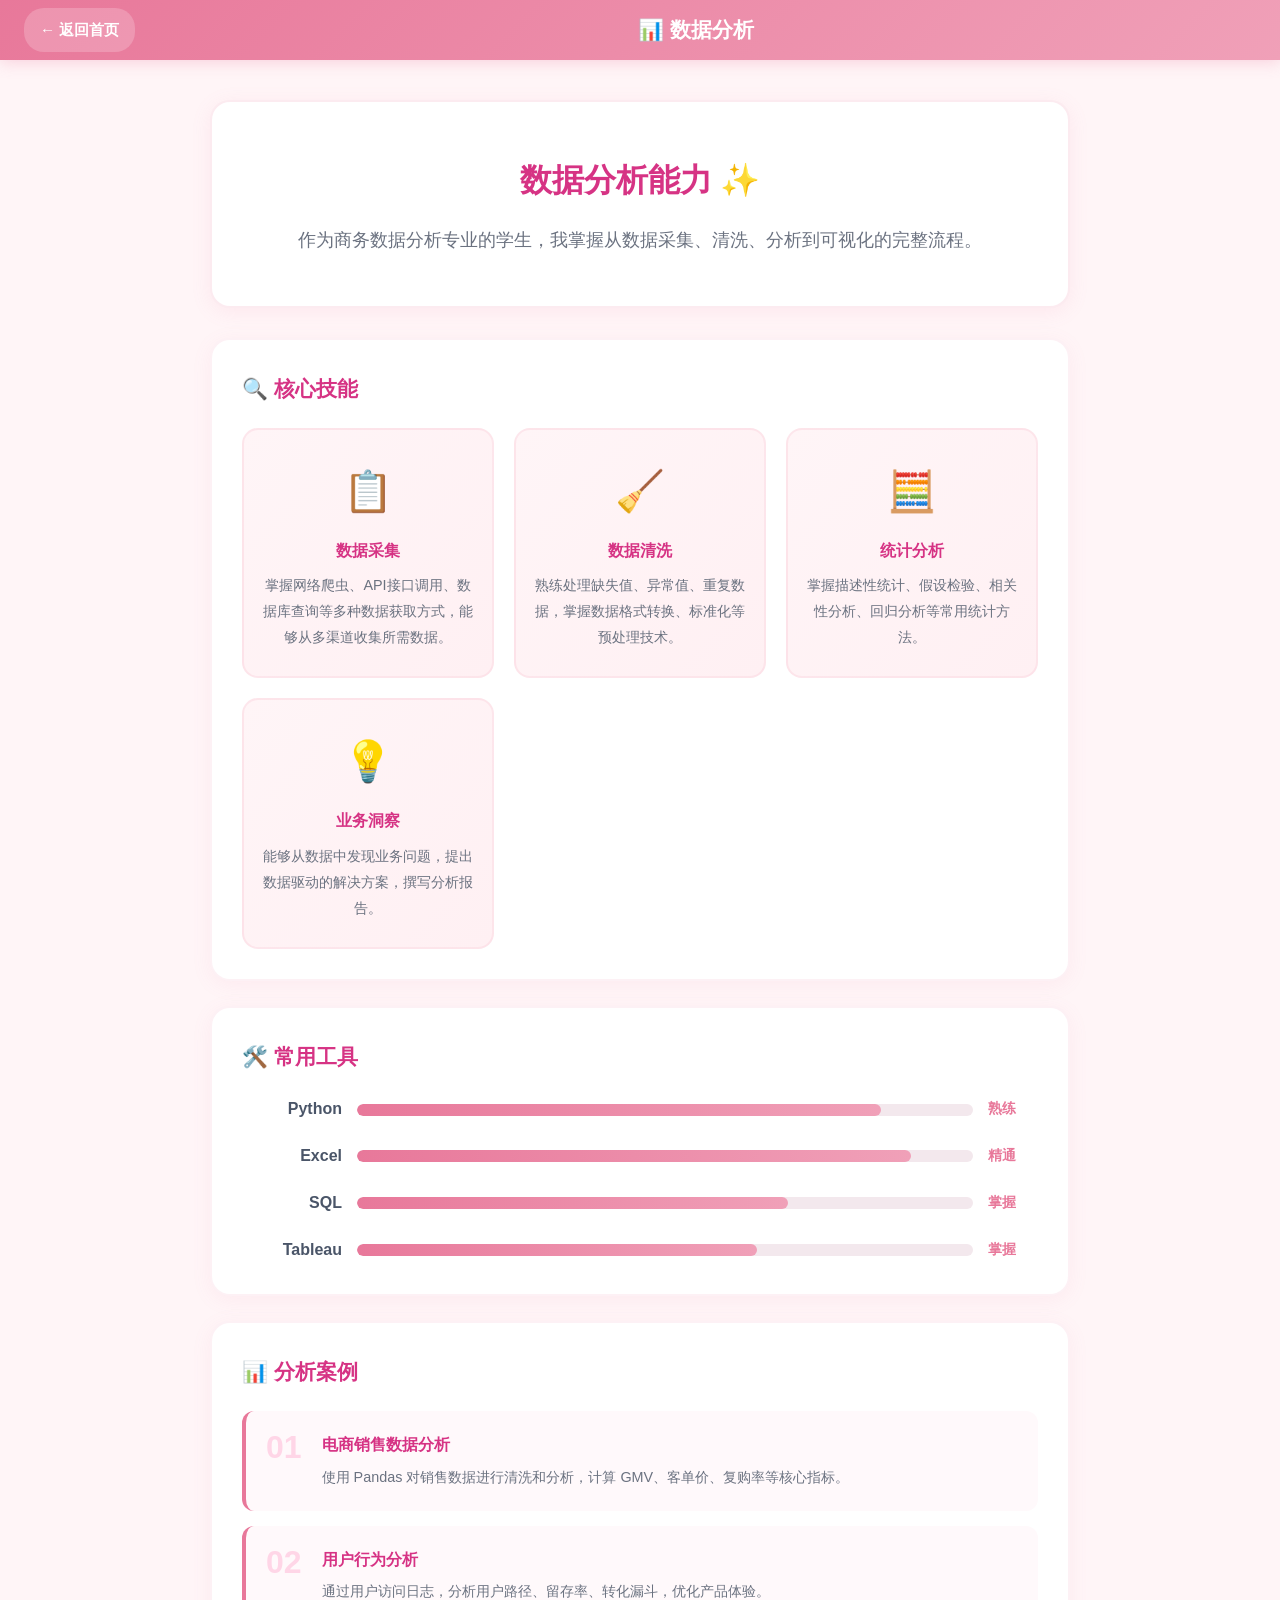
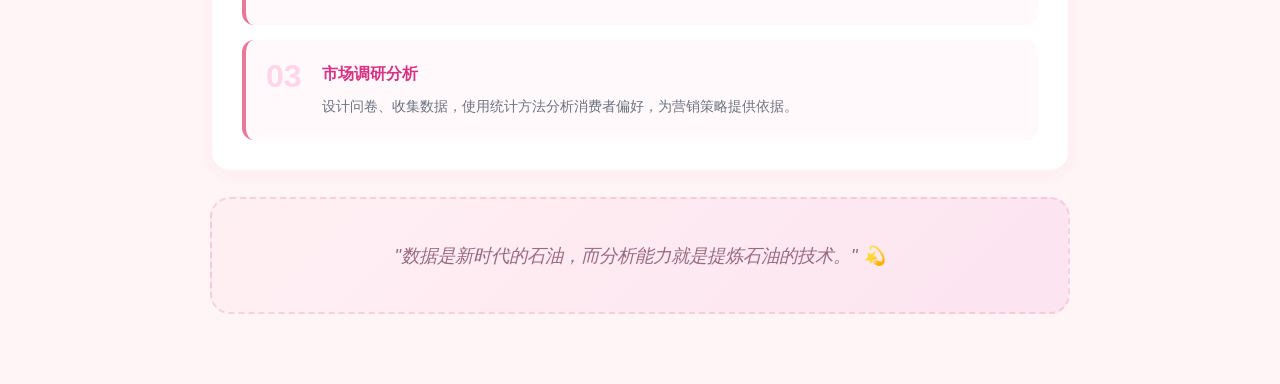
<file: skill-data.html>
<!DOCTYPE html>
<html lang="zh-CN">
<head>
    <meta charset="UTF-8">
    <meta name="viewport" content="width=device-width, initial-scale=1.0">
    <title>数据分析 - 郑慧妍</title>
    <link rel="stylesheet" href="skill.css">
</head>
<body>
    <nav class="top-nav">
        <a href="index.html" class="nav-back">← 返回首页</a>
        <h1 class="nav-title">📊 数据分析</h1>
    </nav>

    <main class="content">
        <section class="skill-hero">
            <h2>数据分析能力 ✨</h2>
            <p>作为商务数据分析专业的学生，我掌握从数据采集、清洗、分析到可视化的完整流程。</p>
        </section>

        <section class="skill-section">
            <h3>🔍 核心技能</h3>
            <div class="skill-grid">
                <div class="skill-card">
                    <div class="skill-icon">📋</div>
                    <h4>数据采集</h4>
                    <p>掌握网络爬虫、API接口调用、数据库查询等多种数据获取方式，能够从多渠道收集所需数据。</p>
                </div>
                <div class="skill-card">
                    <div class="skill-icon">🧹</div>
                    <h4>数据清洗</h4>
                    <p>熟练处理缺失值、异常值、重复数据，掌握数据格式转换、标准化等预处理技术。</p>
                </div>
                <div class="skill-card">
                    <div class="skill-icon">🧮</div>
                    <h4>统计分析</h4>
                    <p>掌握描述性统计、假设检验、相关性分析、回归分析等常用统计方法。</p>
                </div>
                <div class="skill-card">
                    <div class="skill-icon">💡</div>
                    <h4>业务洞察</h4>
                    <p>能够从数据中发现业务问题，提出数据驱动的解决方案，撰写分析报告。</p>
                </div>
            </div>
        </section>

        <section class="skill-section">
            <h3>🛠️ 常用工具</h3>
            <div class="tools-list">
                <div class="tool-item">
                    <span class="tool-name">Python</span>
                    <div class="tool-bar"><div class="tool-fill" style="width: 85%"></div></div>
                    <span class="tool-level">熟练</span>
                </div>
                <div class="tool-item">
                    <span class="tool-name">Excel</span>
                    <div class="tool-bar"><div class="tool-fill" style="width: 90%"></div></div>
                    <span class="tool-level">精通</span>
                </div>
                <div class="tool-item">
                    <span class="tool-name">SQL</span>
                    <div class="tool-bar"><div class="tool-fill" style="width: 70%"></div></div>
                    <span class="tool-level">掌握</span>
                </div>
                <div class="tool-item">
                    <span class="tool-name">Tableau</span>
                    <div class="tool-bar"><div class="tool-fill" style="width: 65%"></div></div>
                    <span class="tool-level">掌握</span>
                </div>
            </div>
        </section>

        <section class="skill-section">
            <h3>📊 分析案例</h3>
            <div class="case-list">
                <div class="case-item">
                    <span class="case-num">01</span>
                    <div class="case-info">
                        <h4>电商销售数据分析</h4>
                        <p>使用 Pandas 对销售数据进行清洗和分析，计算 GMV、客单价、复购率等核心指标。</p>
                    </div>
                </div>
                <div class="case-item">
                    <span class="case-num">02</span>
                    <div class="case-info">
                        <h4>用户行为分析</h4>
                        <p>通过用户访问日志，分析用户路径、留存率、转化漏斗，优化产品体验。</p>
                    </div>
                </div>
                <div class="case-item">
                    <span class="case-num">03</span>
                    <div class="case-info">
                        <h4>市场调研分析</h4>
                        <p>设计问卷、收集数据，使用统计方法分析消费者偏好，为营销策略提供依据。</p>
                    </div>
                </div>
            </div>
        </section>

        <section class="skill-quote">
            <p>"数据是新时代的石油，而分析能力就是提炼石油的技术。" 💫</p>
        </section>
    </main>

    <button class="back-to-top" id="backToTop">↑</button>
    <script>
        const btn = document.getElementById('backToTop');
        window.addEventListener('scroll', () => btn.classList.toggle('visible', window.scrollY > 400));
        btn.addEventListener('click', () => window.scrollTo({ top: 0, behavior: 'smooth' }));
    </script>
</body>
</html>
</file>
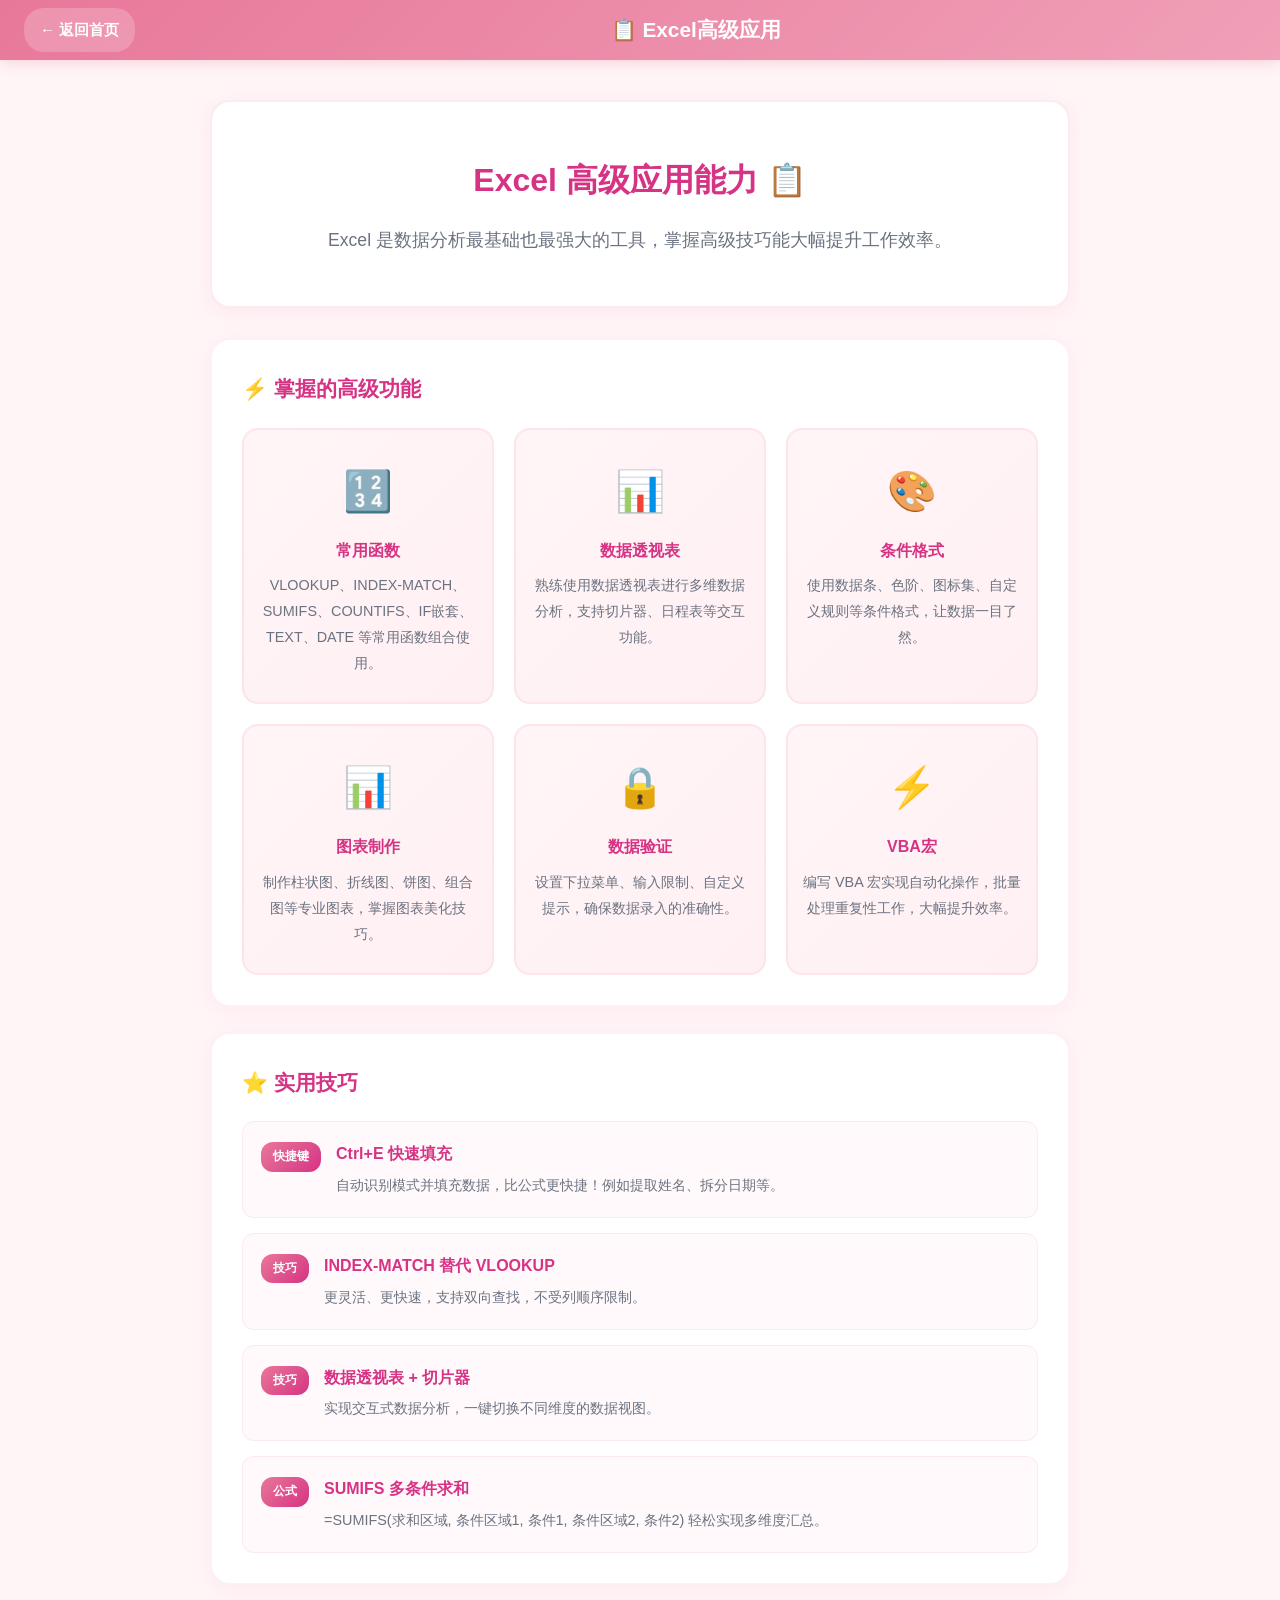
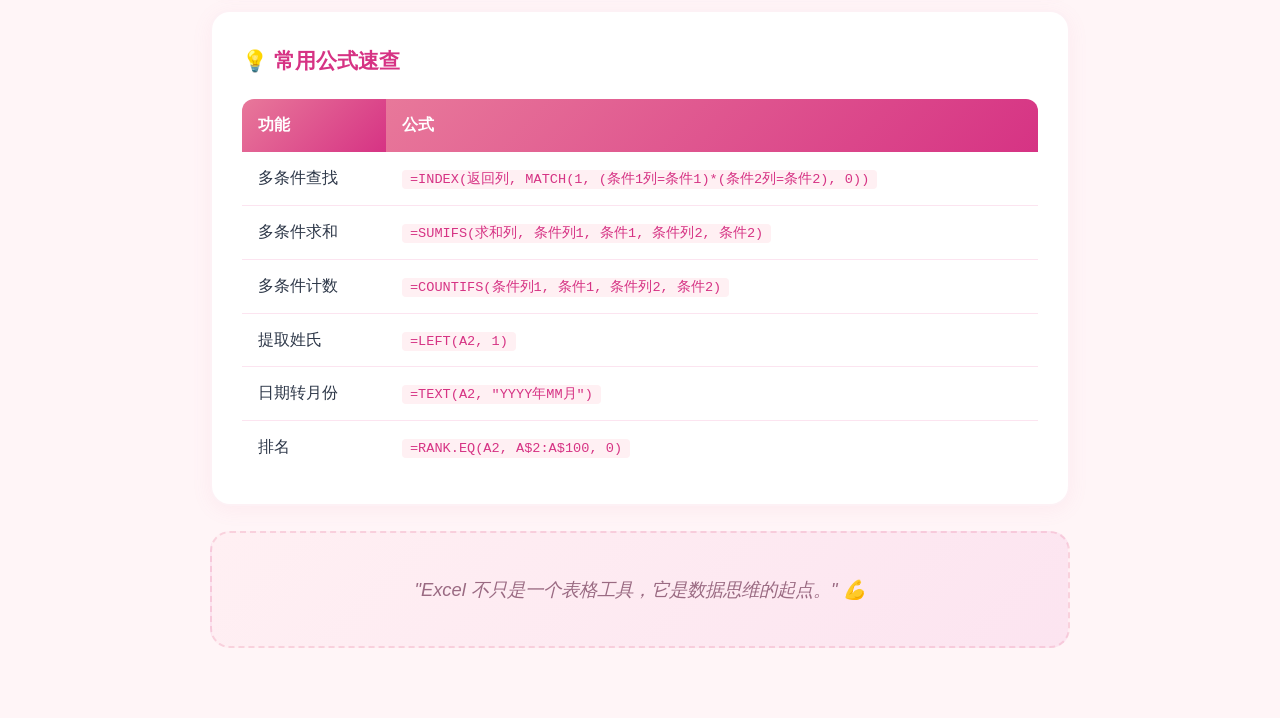
<file: skill-excel.html>
<!DOCTYPE html>
<html lang="zh-CN">
<head>
    <meta charset="UTF-8">
    <meta name="viewport" content="width=device-width, initial-scale=1.0">
    <title>Excel高级应用 - 郑慧妍</title>
    <link rel="stylesheet" href="skill.css">
</head>
<body>
    <nav class="top-nav">
        <a href="index.html" class="nav-back">← 返回首页</a>
        <h1 class="nav-title">📋 Excel高级应用</h1>
    </nav>

    <main class="content">
        <section class="skill-hero">
            <h2>Excel 高级应用能力 📋</h2>
            <p>Excel 是数据分析最基础也最强大的工具，掌握高级技巧能大幅提升工作效率。</p>
        </section>

        <section class="skill-section">
            <h3>⚡ 掌握的高级功能</h3>
            <div class="skill-grid">
                <div class="skill-card">
                    <div class="skill-icon">🔢</div>
                    <h4>常用函数</h4>
                    <p>VLOOKUP、INDEX-MATCH、SUMIFS、COUNTIFS、IF嵌套、TEXT、DATE 等常用函数组合使用。</p>
                </div>
                <div class="skill-card">
                    <div class="skill-icon">📊</div>
                    <h4>数据透视表</h4>
                    <p>熟练使用数据透视表进行多维数据分析，支持切片器、日程表等交互功能。</p>
                </div>
                <div class="skill-card">
                    <div class="skill-icon">🎨</div>
                    <h4>条件格式</h4>
                    <p>使用数据条、色阶、图标集、自定义规则等条件格式，让数据一目了然。</p>
                </div>
                <div class="skill-card">
                    <div class="skill-icon">📊</div>
                    <h4>图表制作</h4>
                    <p>制作柱状图、折线图、饼图、组合图等专业图表，掌握图表美化技巧。</p>
                </div>
                <div class="skill-card">
                    <div class="skill-icon">🔒</div>
                    <h4>数据验证</h4>
                    <p>设置下拉菜单、输入限制、自定义提示，确保数据录入的准确性。</p>
                </div>
                <div class="skill-card">
                    <div class="skill-icon">⚡</div>
                    <h4>VBA宏</h4>
                    <p>编写 VBA 宏实现自动化操作，批量处理重复性工作，大幅提升效率。</p>
                </div>
            </div>
        </section>

        <section class="skill-section">
            <h3>⭐ 实用技巧</h3>
            <div class="tips-list">
                <div class="tip-item">
                    <span class="tip-badge">快捷键</span>
                    <div class="tip-content">
                        <h4>Ctrl+E 快速填充</h4>
                        <p>自动识别模式并填充数据，比公式更快捷！例如提取姓名、拆分日期等。</p>
                    </div>
                </div>
                <div class="tip-item">
                    <span class="tip-badge">技巧</span>
                    <div class="tip-content">
                        <h4>INDEX-MATCH 替代 VLOOKUP</h4>
                        <p>更灵活、更快速，支持双向查找，不受列顺序限制。</p>
                    </div>
                </div>
                <div class="tip-item">
                    <span class="tip-badge">技巧</span>
                    <div class="tip-content">
                        <h4>数据透视表 + 切片器</h4>
                        <p>实现交互式数据分析，一键切换不同维度的数据视图。</p>
                    </div>
                </div>
                <div class="tip-item">
                    <span class="tip-badge">公式</span>
                    <div class="tip-content">
                        <h4>SUMIFS 多条件求和</h4>
                        <p>=SUMIFS(求和区域, 条件区域1, 条件1, 条件区域2, 条件2) 轻松实现多维度汇总。</p>
                    </div>
                </div>
            </div>
        </section>

        <section class="skill-section">
            <h3>💡 常用公式速查</h3>
            <div class="formula-table">
                <table>
                    <thead>
                        <tr>
                            <th>功能</th>
                            <th>公式</th>
                        </tr>
                    </thead>
                    <tbody>
                        <tr>
                            <td>多条件查找</td>
                            <td><code>=INDEX(返回列, MATCH(1, (条件1列=条件1)*(条件2列=条件2), 0))</code></td>
                        </tr>
                        <tr>
                            <td>多条件求和</td>
                            <td><code>=SUMIFS(求和列, 条件列1, 条件1, 条件列2, 条件2)</code></td>
                        </tr>
                        <tr>
                            <td>多条件计数</td>
                            <td><code>=COUNTIFS(条件列1, 条件1, 条件列2, 条件2)</code></td>
                        </tr>
                        <tr>
                            <td>提取姓氏</td>
                            <td><code>=LEFT(A2, 1)</code></td>
                        </tr>
                        <tr>
                            <td>日期转月份</td>
                            <td><code>=TEXT(A2, "YYYY年MM月")</code></td>
                        </tr>
                        <tr>
                            <td>排名</td>
                            <td><code>=RANK.EQ(A2, A$2:A$100, 0)</code></td>
                        </tr>
                    </tbody>
                </table>
            </div>
        </section>

        <section class="skill-quote">
            <p>"Excel 不只是一个表格工具，它是数据思维的起点。" 💪</p>
        </section>
    </main>

    <button class="back-to-top" id="backToTop">↑</button>
    <script>
        const btn = document.getElementById('backToTop');
        window.addEventListener('scroll', () => btn.classList.toggle('visible', window.scrollY > 400));
        btn.addEventListener('click', () => window.scrollTo({ top: 0, behavior: 'smooth' }));
    </script>
</body>
</html>
</file>
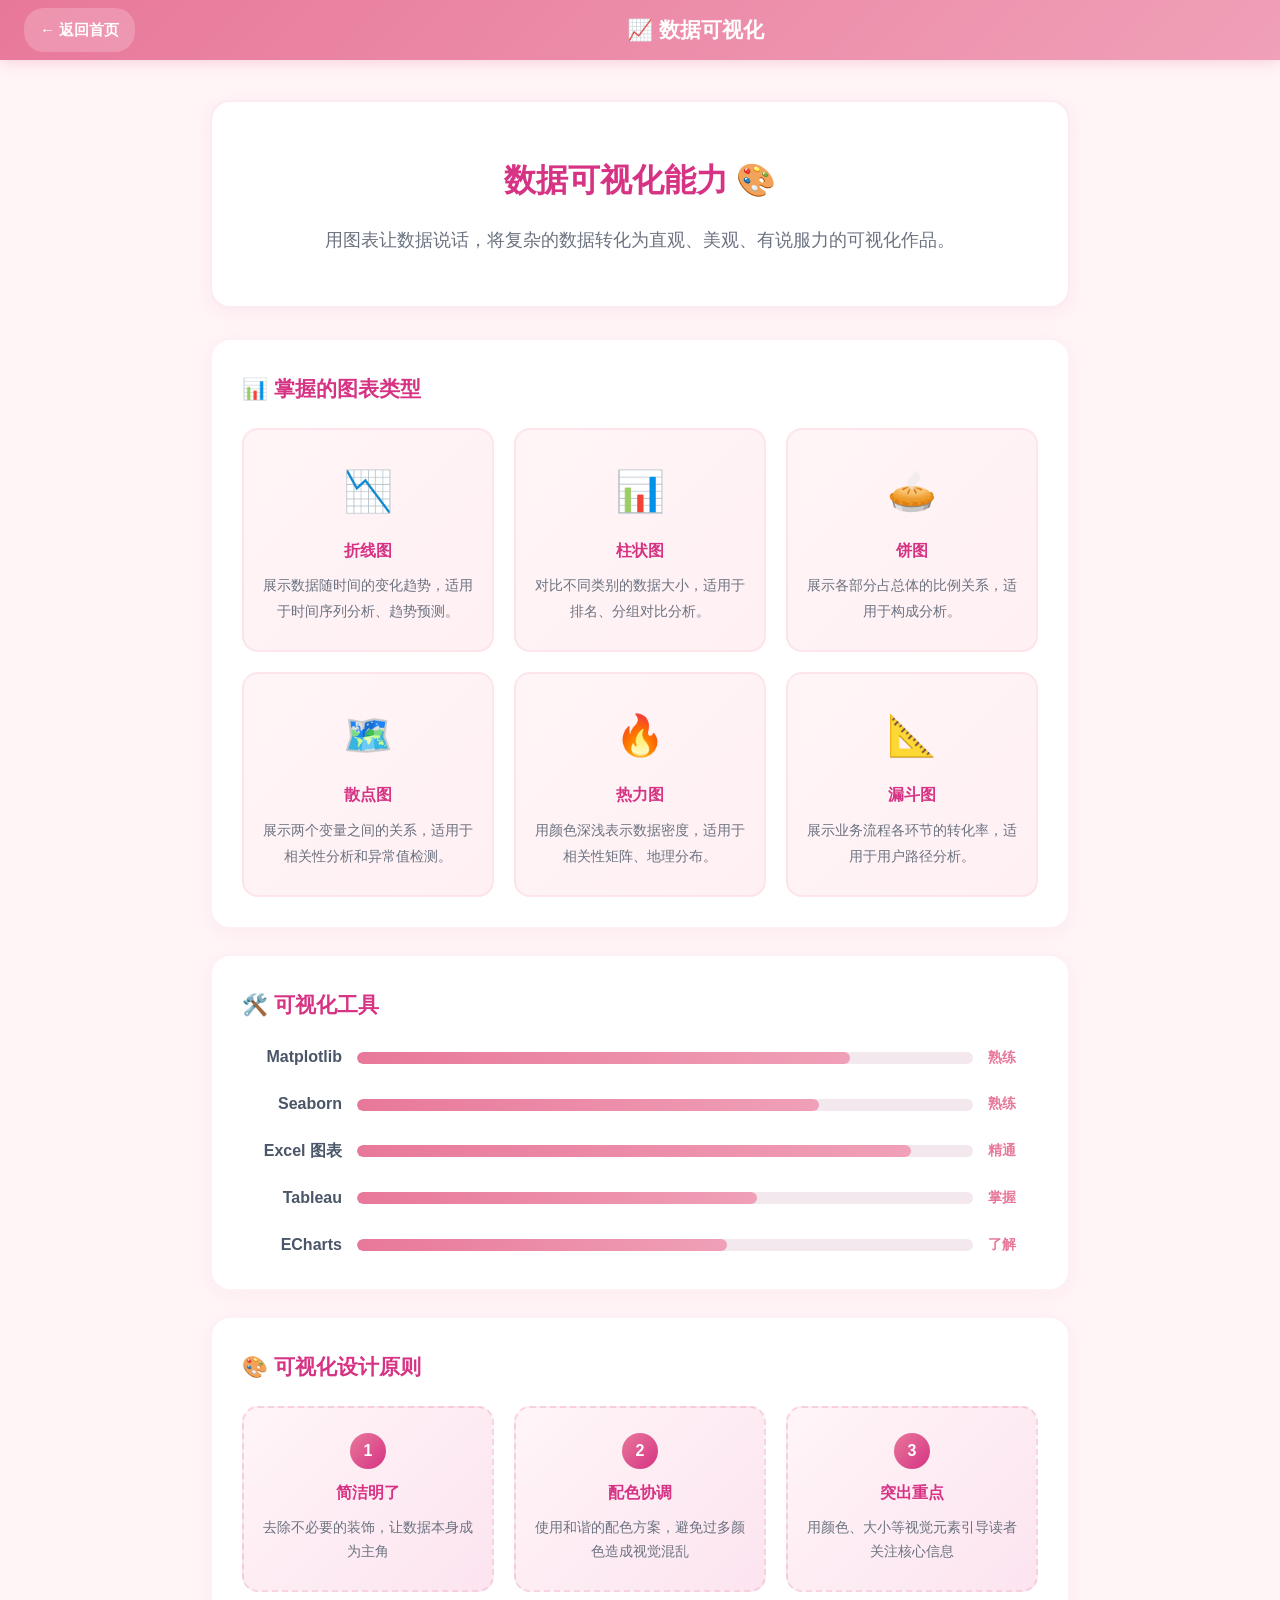
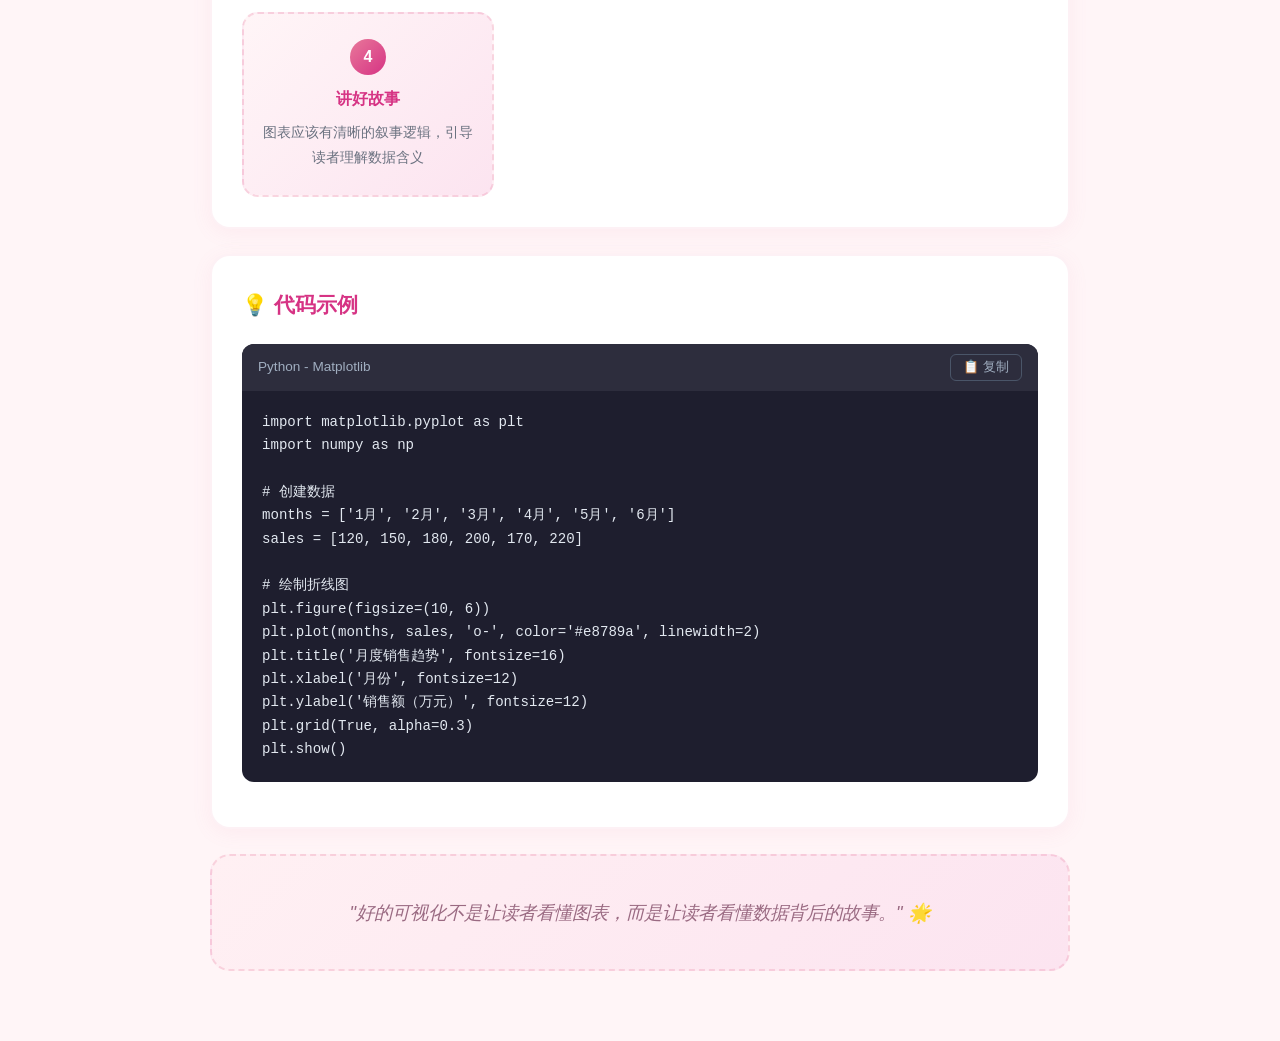
<file: skill-visual.html>
<!DOCTYPE html>
<html lang="zh-CN">
<head>
    <meta charset="UTF-8">
    <meta name="viewport" content="width=device-width, initial-scale=1.0">
    <title>数据可视化 - 郑慧妍</title>
    <link rel="stylesheet" href="skill.css">
</head>
<body>
    <nav class="top-nav">
        <a href="index.html" class="nav-back">← 返回首页</a>
        <h1 class="nav-title">📈 数据可视化</h1>
    </nav>

    <main class="content">
        <section class="skill-hero">
            <h2>数据可视化能力 🎨</h2>
            <p>用图表让数据说话，将复杂的数据转化为直观、美观、有说服力的可视化作品。</p>
        </section>

        <section class="skill-section">
            <h3>📊 掌握的图表类型</h3>
            <div class="skill-grid">
                <div class="skill-card">
                    <div class="skill-icon">📉</div>
                    <h4>折线图</h4>
                    <p>展示数据随时间的变化趋势，适用于时间序列分析、趋势预测。</p>
                </div>
                <div class="skill-card">
                    <div class="skill-icon">📊</div>
                    <h4>柱状图</h4>
                    <p>对比不同类别的数据大小，适用于排名、分组对比分析。</p>
                </div>
                <div class="skill-card">
                    <div class="skill-icon">🥧</div>
                    <h4>饼图</h4>
                    <p>展示各部分占总体的比例关系，适用于构成分析。</p>
                </div>
                <div class="skill-card">
                    <div class="skill-icon">🗺️</div>
                    <h4>散点图</h4>
                    <p>展示两个变量之间的关系，适用于相关性分析和异常值检测。</p>
                </div>
                <div class="skill-card">
                    <div class="skill-icon">🔥</div>
                    <h4>热力图</h4>
                    <p>用颜色深浅表示数据密度，适用于相关性矩阵、地理分布。</p>
                </div>
                <div class="skill-card">
                    <div class="skill-icon">📐</div>
                    <h4>漏斗图</h4>
                    <p>展示业务流程各环节的转化率，适用于用户路径分析。</p>
                </div>
            </div>
        </section>

        <section class="skill-section">
            <h3>🛠️ 可视化工具</h3>
            <div class="tools-list">
                <div class="tool-item">
                    <span class="tool-name">Matplotlib</span>
                    <div class="tool-bar"><div class="tool-fill" style="width: 80%"></div></div>
                    <span class="tool-level">熟练</span>
                </div>
                <div class="tool-item">
                    <span class="tool-name">Seaborn</span>
                    <div class="tool-bar"><div class="tool-fill" style="width: 75%"></div></div>
                    <span class="tool-level">熟练</span>
                </div>
                <div class="tool-item">
                    <span class="tool-name">Excel 图表</span>
                    <div class="tool-bar"><div class="tool-fill" style="width: 90%"></div></div>
                    <span class="tool-level">精通</span>
                </div>
                <div class="tool-item">
                    <span class="tool-name">Tableau</span>
                    <div class="tool-bar"><div class="tool-fill" style="width: 65%"></div></div>
                    <span class="tool-level">掌握</span>
                </div>
                <div class="tool-item">
                    <span class="tool-name">ECharts</span>
                    <div class="tool-bar"><div class="tool-fill" style="width: 60%"></div></div>
                    <span class="tool-level">了解</span>
                </div>
            </div>
        </section>

        <section class="skill-section">
            <h3>🎨 可视化设计原则</h3>
            <div class="principles-grid">
                <div class="principle-item">
                    <span class="principle-num">1</span>
                    <h4>简洁明了</h4>
                    <p>去除不必要的装饰，让数据本身成为主角</p>
                </div>
                <div class="principle-item">
                    <span class="principle-num">2</span>
                    <h4>配色协调</h4>
                    <p>使用和谐的配色方案，避免过多颜色造成视觉混乱</p>
                </div>
                <div class="principle-item">
                    <span class="principle-num">3</span>
                    <h4>突出重点</h4>
                    <p>用颜色、大小等视觉元素引导读者关注核心信息</p>
                </div>
                <div class="principle-item">
                    <span class="principle-num">4</span>
                    <h4>讲好故事</h4>
                    <p>图表应该有清晰的叙事逻辑，引导读者理解数据含义</p>
                </div>
            </div>
        </section>

        <section class="skill-section">
            <h3>💡 代码示例</h3>
            <div class="code-block">
                <div class="code-header">
                    <span>Python - Matplotlib</span>
                    <button class="copy-btn" onclick="copyCode(this)">📋 复制</button>
                </div>
                <pre><code>import matplotlib.pyplot as plt
import numpy as np

# 创建数据
months = ['1月', '2月', '3月', '4月', '5月', '6月']
sales = [120, 150, 180, 200, 170, 220]

# 绘制折线图
plt.figure(figsize=(10, 6))
plt.plot(months, sales, 'o-', color='#e8789a', linewidth=2)
plt.title('月度销售趋势', fontsize=16)
plt.xlabel('月份', fontsize=12)
plt.ylabel('销售额（万元）', fontsize=12)
plt.grid(True, alpha=0.3)
plt.show()</code></pre>
            </div>
        </section>

        <section class="skill-quote">
            <p>"好的可视化不是让读者看懂图表，而是让读者看懂数据背后的故事。" 🌟</p>
        </section>
    </main>

    <button class="back-to-top" id="backToTop">↑</button>
    <script>
        const btn = document.getElementById('backToTop');
        window.addEventListener('scroll', () => btn.classList.toggle('visible', window.scrollY > 400));
        btn.addEventListener('click', () => window.scrollTo({ top: 0, behavior: 'smooth' }));
        function copyCode(b) {
            const code = b.closest('.code-block').querySelector('code').textContent;
            navigator.clipboard.writeText(code).then(() => {
                b.textContent = '✅ 已复制';
                setTimeout(() => { b.textContent = '📋 复制'; }, 2000);
            });
        }
    </script>
</body>
</html>
</file>
<file: drama.css>
* {
    margin: 0;
    padding: 0;
    box-sizing: border-box;
}

body {
    font-family: 'Segoe UI', 'PingFang SC', 'Microsoft YaHei', sans-serif;
    line-height: 1.6;
    color: #2d3748;
    background: #0f0a1a;
    overflow-x: hidden;
}

/* ===== 导航栏 ===== */
.top-nav {
    position: fixed;
    top: 0;
    left: 0;
    right: 0;
    height: 60px;
    background: linear-gradient(135deg, #2d1b4e 0%, #1a1a2e 100%);
    display: flex;
    align-items: center;
    padding: 0 24px;
    z-index: 1000;
    box-shadow: 0 2px 15px rgba(0, 0, 0, 0.3);
    border-bottom: 1px solid rgba(180, 140, 255, 0.2);
}

.nav-back {
    color: #c4b5fd;
    text-decoration: none;
    font-weight: bold;
    font-size: 0.95rem;
    padding: 8px 16px;
    border-radius: 20px;
    background: rgba(196, 181, 253, 0.1);
    transition: all 0.3s ease;
}

.nav-back:hover {
    background: rgba(196, 181, 253, 0.25);
}

.nav-title {
    flex: 1;
    text-align: center;
    color: #e0d4ff;
    font-size: 1.3rem;
    text-shadow: 0 0 10px rgba(180, 140, 255, 0.3);
}

/* ===== 主内容 ===== */
.content {
    margin-top: 60px;
}

/* ===== 头部 ===== */
.drama-hero {
    background: linear-gradient(135deg, #2d1b4e 0%, #1a1a2e 50%, #1e1b3a 100%);
    padding: 80px 20px;
    text-align: center;
    position: relative;
    overflow: hidden;
}

.drama-hero::before {
    content: '';
    position: absolute;
    top: 0;
    left: 0;
    width: 100%;
    height: 100%;
    background-image:
        radial-gradient(circle, rgba(196, 181, 253, 0.04) 1px, transparent 1px);
    background-size: 30px 30px;
}

.drama-hero-content {
    position: relative;
    z-index: 1;
    max-width: 700px;
    margin: 0 auto;
}

.drama-hero h2 {
    font-size: 2.5rem;
    color: #e0d4ff;
    margin-bottom: 16px;
    text-shadow: 0 0 20px rgba(180, 140, 255, 0.3);
}

.drama-hero p {
    font-size: 1.1rem;
    color: #a0aec0;
    margin-bottom: 40px;
}

.drama-stats {
    display: flex;
    justify-content: center;
    gap: 40px;
    flex-wrap: wrap;
}

.drama-stat {
    text-align: center;
    padding: 20px;
    background: rgba(255, 255, 255, 0.05);
    border: 1px solid rgba(180, 140, 255, 0.2);
    border-radius: 16px;
    backdrop-filter: blur(10px);
    min-width: 120px;
    transition: transform 0.3s ease;
}

.drama-stat:hover {
    transform: translateY(-5px);
}

.drama-stat-number {
    display: block;
    font-size: 2.5rem;
    margin-bottom: 8px;
}

.drama-stat-label {
    color: #a0aec0;
    font-size: 0.95rem;
}

/* ===== 追剧清单 ===== */
.drama-list {
    padding: 60px 20px;
    max-width: 1000px;
    margin: 0 auto;
}

.drama-list h2 {
    font-size: 2rem;
    color: #e0d4ff;
    text-align: center;
    margin-bottom: 40px;
}

.drama-grid {
    display: grid;
    grid-template-columns: repeat(auto-fit, minmax(280px, 1fr));
    gap: 30px;
}

.drama-card {
    position: relative;
    border-radius: 20px;
    overflow: hidden;
    box-shadow: 0 8px 30px rgba(0, 0, 0, 0.4);
    border: 2px solid rgba(180, 140, 255, 0.15);
    transition: all 0.3s ease;
}

.drama-card:hover {
    transform: translateY(-8px);
    box-shadow: 0 15px 40px rgba(180, 140, 255, 0.15);
    border-color: rgba(180, 140, 255, 0.4);
}

.drama-card img {
    width: 100%;
    height: 240px;
    object-fit: cover;
    display: block;
    transition: transform 0.3s ease;
}

.drama-card:hover img {
    transform: scale(1.05);
}

.drama-card-info {
    position: absolute;
    bottom: 0;
    left: 0;
    right: 0;
    padding: 30px 16px 16px;
    background: linear-gradient(transparent, rgba(30, 20, 60, 0.9));
    color: white;
}

.drama-card-info h3 {
    font-size: 1.15rem;
    margin-bottom: 6px;
}

.drama-tag {
    display: inline-block;
    background: rgba(180, 140, 255, 0.25);
    padding: 3px 12px;
    border-radius: 12px;
    font-size: 0.8rem;
    color: #c4b5fd;
    border: 1px solid rgba(180, 140, 255, 0.3);
}

/* ===== 格言 ===== */
.drama-quote {
    padding: 60px 20px;
    max-width: 700px;
    margin: 0 auto 40px;
}

.quote-content {
    background: linear-gradient(135deg, rgba(180, 140, 255, 0.05), rgba(180, 140, 255, 0.02));
    border: 1px solid rgba(180, 140, 255, 0.15);
    border-radius: 20px;
    padding: 40px;
    text-align: center;
}

.quote-text {
    font-size: 1.2rem;
    color: #e2e8f0;
    font-style: italic;
    margin-bottom: 16px;
    line-height: 1.8;
}

.quote-author {
    color: #c4b5fd;
    font-size: 0.95rem;
}

/* ===== 回到顶部 ===== */
.back-to-top {
    position: fixed;
    bottom: 30px;
    right: 30px;
    width: 48px;
    height: 48px;
    background: linear-gradient(135deg, #c4b5fd, #8b5cf6);
    color: white;
    border: none;
    border-radius: 50%;
    font-size: 1.3rem;
    cursor: pointer;
    box-shadow: 0 4px 15px rgba(139, 92, 246, 0.3);
    opacity: 0;
    transform: translateY(20px);
    transition: all 0.3s ease;
    z-index: 800;
}

.back-to-top.visible {
    opacity: 1;
    transform: translateY(0);
}

.back-to-top:hover {
    transform: translateY(-3px);
    box-shadow: 0 6px 20px rgba(139, 92, 246, 0.5);
}

/* ===== 响应式 ===== */
@media (max-width: 768px) {
    .drama-hero h2 {
        font-size: 1.8rem;
    }

    .drama-stats {
        gap: 16px;
    }

    .drama-stat {
        min-width: 90px;
        padding: 14px;
    }

    .drama-grid {
        grid-template-columns: 1fr;
    }

    .quote-content {
        padding: 24px;
    }
}
</file>
<file: game.css>
* {
    margin: 0;
    padding: 0;
    box-sizing: border-box;
}

body {
    font-family: 'Segoe UI', 'PingFang SC', 'Microsoft YaHei', sans-serif;
    line-height: 1.6;
    color: #2d3748;
    background: #0f0f1a;
    overflow-x: hidden;
}

/* ===== 导航栏 ===== */
.top-nav {
    position: fixed;
    top: 0;
    left: 0;
    right: 0;
    height: 60px;
    background: linear-gradient(135deg, #1a1a2e 0%, #16213e 100%);
    display: flex;
    align-items: center;
    padding: 0 24px;
    z-index: 1000;
    box-shadow: 0 2px 15px rgba(0, 0, 0, 0.3);
    border-bottom: 1px solid rgba(255, 215, 0, 0.2);
}

.nav-back {
    color: #ffd700;
    text-decoration: none;
    font-weight: bold;
    font-size: 0.95rem;
    padding: 8px 16px;
    border-radius: 20px;
    background: rgba(255, 215, 0, 0.1);
    transition: all 0.3s ease;
}

.nav-back:hover {
    background: rgba(255, 215, 0, 0.25);
}

.nav-title {
    flex: 1;
    text-align: center;
    color: #ffd700;
    font-size: 1.3rem;
    text-shadow: 0 0 10px rgba(255, 215, 0, 0.3);
}

/* ===== 主内容 ===== */
.content {
    margin-top: 60px;
}

/* ===== 游戏头部 ===== */
.game-hero {
    background: linear-gradient(135deg, #1a1a2e 0%, #0f3460 50%, #16213e 100%);
    padding: 80px 20px;
    text-align: center;
    position: relative;
    overflow: hidden;
}

.game-hero::before {
    content: '';
    position: absolute;
    top: 0;
    left: 0;
    width: 100%;
    height: 100%;
    background-image:
        radial-gradient(circle, rgba(255, 215, 0, 0.05) 1px, transparent 1px);
    background-size: 30px 30px;
}

.game-hero-content {
    position: relative;
    z-index: 1;
    max-width: 700px;
    margin: 0 auto;
}

.game-hero h2 {
    font-size: 2.5rem;
    color: #ffd700;
    margin-bottom: 16px;
    text-shadow: 0 0 20px rgba(255, 215, 0, 0.3);
}

.game-hero p {
    font-size: 1.1rem;
    color: #a0aec0;
    margin-bottom: 40px;
}

.game-stats {
    display: flex;
    justify-content: center;
    gap: 40px;
    flex-wrap: wrap;
}

.game-stat {
    text-align: center;
    padding: 20px;
    background: rgba(255, 255, 255, 0.05);
    border: 1px solid rgba(255, 215, 0, 0.2);
    border-radius: 16px;
    backdrop-filter: blur(10px);
    min-width: 120px;
    transition: transform 0.3s ease;
}

.game-stat:hover {
    transform: translateY(-5px);
}

.game-stat-number {
    display: block;
    font-size: 2.5rem;
    margin-bottom: 8px;
}

.game-stat-label {
    color: #a0aec0;
    font-size: 0.95rem;
}

/* ===== 游戏板块 ===== */
.game-section {
    padding: 60px 20px;
    max-width: 900px;
    margin: 0 auto;
}

.game-section h2 {
    font-size: 2rem;
    color: #ffd700;
    text-align: center;
    margin-bottom: 12px;
}

.game-desc {
    text-align: center;
    color: #a0aec0;
    margin-bottom: 40px;
    font-size: 1rem;
}

.game-gallery {
    display: grid;
    grid-template-columns: repeat(auto-fit, minmax(300px, 1fr));
    gap: 24px;
}

.game-card {
    position: relative;
    border-radius: 16px;
    overflow: hidden;
    box-shadow: 0 8px 30px rgba(0, 0, 0, 0.4);
    border: 2px solid rgba(255, 215, 0, 0.15);
    transition: all 0.3s ease;
}

.game-card:hover {
    transform: translateY(-8px);
    box-shadow: 0 15px 40px rgba(255, 215, 0, 0.15);
    border-color: rgba(255, 215, 0, 0.4);
}

.game-card img {
    width: 100%;
    height: auto;
    display: block;
    transition: transform 0.3s ease;
}

.game-card:hover img {
    transform: scale(1.03);
}

.game-card-info {
    position: absolute;
    bottom: 0;
    left: 0;
    right: 0;
    padding: 20px 16px 16px;
    background: linear-gradient(transparent, rgba(0, 0, 0, 0.85));
    display: flex;
    justify-content: space-between;
    align-items: center;
}

.game-result {
    font-size: 1rem;
    font-weight: bold;
    padding: 4px 14px;
    border-radius: 20px;
}

.game-result.win {
    background: rgba(255, 215, 0, 0.25);
    color: #ffd700;
    border: 1px solid rgba(255, 215, 0, 0.4);
}

.game-result.lose {
    background: rgba(255, 100, 100, 0.25);
    color: #ff6b6b;
    border: 1px solid rgba(255, 100, 100, 0.4);
}

.game-detail {
    color: #a0aec0;
    font-size: 0.85rem;
}

/* ===== 游戏格言 ===== */
.game-quote {
    padding: 60px 20px;
    max-width: 700px;
    margin: 0 auto 40px;
}

.quote-content {
    background: linear-gradient(135deg, rgba(255, 215, 0, 0.05), rgba(255, 215, 0, 0.02));
    border: 1px solid rgba(255, 215, 0, 0.15);
    border-radius: 20px;
    padding: 40px;
    text-align: center;
}

.quote-text {
    font-size: 1.2rem;
    color: #e2e8f0;
    font-style: italic;
    margin-bottom: 16px;
    line-height: 1.8;
}

.quote-author {
    color: #ffd700;
    font-size: 0.95rem;
}

/* ===== 回到顶部 ===== */
.back-to-top {
    position: fixed;
    bottom: 30px;
    right: 30px;
    width: 48px;
    height: 48px;
    background: linear-gradient(135deg, #ffd700, #ffaa00);
    color: #1a1a2e;
    border: none;
    border-radius: 50%;
    font-size: 1.3rem;
    cursor: pointer;
    box-shadow: 0 4px 15px rgba(255, 215, 0, 0.3);
    opacity: 0;
    transform: translateY(20px);
    transition: all 0.3s ease;
    z-index: 800;
}

.back-to-top.visible {
    opacity: 1;
    transform: translateY(0);
}

.back-to-top:hover {
    transform: translateY(-3px);
    box-shadow: 0 6px 20px rgba(255, 215, 0, 0.5);
}

/* ===== 响应式 ===== */
@media (max-width: 768px) {
    .game-hero h2 {
        font-size: 1.8rem;
    }

    .game-stats {
        gap: 16px;
    }

    .game-stat {
        min-width: 90px;
        padding: 14px;
    }

    .game-gallery {
        grid-template-columns: 1fr;
    }

    .quote-content {
        padding: 24px;
    }
}
</file>
<file: hometown.css>
* {
    margin: 0;
    padding: 0;
    box-sizing: border-box;
}

body {
    font-family: 'Segoe UI', 'PingFang SC', 'Microsoft YaHei', sans-serif;
    line-height: 1.8;
    color: #2d3748;
    background: linear-gradient(135deg, #fff5f0 0%, #fff9f5 50%, #fef5f0 100%);
}

/* ===== 导航栏 ===== */
.top-nav {
    position: fixed;
    top: 0;
    left: 0;
    right: 0;
    height: 60px;
    background: linear-gradient(135deg, #e07a5f 0%, #f4a261 100%);
    display: flex;
    align-items: center;
    padding: 0 24px;
    z-index: 1000;
    box-shadow: 0 2px 15px rgba(224, 122, 95, 0.3);
}

.nav-back {
    color: white;
    text-decoration: none;
    font-weight: bold;
    font-size: 0.95rem;
    padding: 8px 16px;
    border-radius: 20px;
    background: rgba(255, 255, 255, 0.2);
    transition: all 0.3s ease;
}

.nav-back:hover {
    background: rgba(255, 255, 255, 0.35);
}

.nav-title {
    flex: 1;
    text-align: center;
    color: white;
    font-size: 1.3rem;
}

/* ===== 主内容 ===== */
.content {
    margin-top: 60px;
    padding: 40px 20px;
    max-width: 1000px;
    margin-left: auto;
    margin-right: auto;
}

/* ===== Hero区域 ===== */
.hometown-hero {
    text-align: center;
    padding: 50px 30px;
    background: linear-gradient(135deg, #fff5f0, #ffe8e0);
    border-radius: 20px;
    margin-bottom: 30px;
    box-shadow: 0 4px 20px rgba(224, 122, 95, 0.1);
    border: 2px solid rgba(224, 122, 95, 0.15);
}

.hometown-hero h2 {
    font-size: 2.5rem;
    color: #c75b39;
    margin-bottom: 10px;
}

.hometown-subtitle {
    font-size: 1.2rem;
    color: #e07a5f;
    margin-bottom: 25px;
    letter-spacing: 2px;
}

.hometown-intro {
    max-width: 700px;
    margin: 0 auto;
}

.hometown-intro p {
    color: #6b7280;
    margin-bottom: 15px;
    font-size: 1.05rem;
}

/* ===== 城市名片 ===== */
.city-card-section {
    background: white;
    border-radius: 20px;
    padding: 30px;
    margin-bottom: 30px;
    box-shadow: 0 4px 20px rgba(224, 122, 95, 0.08);
    border: 2px solid rgba(224, 122, 95, 0.1);
}

.city-card-section h3 {
    font-size: 1.3rem;
    color: #c75b39;
    margin-bottom: 20px;
    text-align: center;
}

.city-cards {
    display: grid;
    grid-template-columns: repeat(auto-fit, minmax(200px, 1fr));
    gap: 15px;
}

.city-card {
    text-align: center;
    padding: 20px 15px;
    background: linear-gradient(135deg, #fff9f5, #fff5f0);
    border-radius: 16px;
    border: 2px solid rgba(224, 122, 95, 0.12);
    transition: all 0.3s ease;
}

.city-card:hover {
    transform: translateY(-5px);
    box-shadow: 0 8px 25px rgba(224, 122, 95, 0.15);
}

.card-icon {
    font-size: 2rem;
    display: block;
    margin-bottom: 8px;
}

.card-label {
    display: block;
    font-size: 0.85rem;
    color: #9ca3af;
    margin-bottom: 5px;
}

.card-value {
    display: block;
    font-weight: 600;
    color: #c75b39;
}

/* ===== 景点区域 ===== */
.attractions-section {
    background: white;
    border-radius: 20px;
    padding: 30px;
    margin-bottom: 30px;
    box-shadow: 0 4px 20px rgba(224, 122, 95, 0.08);
    border: 2px solid rgba(224, 122, 95, 0.1);
}

.attractions-section h3 {
    font-size: 1.3rem;
    color: #c75b39;
    margin-bottom: 25px;
    text-align: center;
}

.attractions-grid {
    display: grid;
    grid-template-columns: repeat(auto-fit, minmax(300px, 1fr));
    gap: 25px;
}

.attraction-card {
    background: linear-gradient(135deg, #fff9f5, #fff5f0);
    border-radius: 16px;
    overflow: hidden;
    border: 2px solid rgba(224, 122, 95, 0.1);
    transition: all 0.3s ease;
}

.attraction-card:hover {
    transform: translateY(-8px);
    box-shadow: 0 12px 30px rgba(224, 122, 95, 0.15);
}

.attraction-img {
    height: 180px;
    overflow: hidden;
}

.attraction-img img {
    width: 100%;
    height: 100%;
    object-fit: cover;
    transition: transform 0.3s ease;
}

.attraction-card:hover .attraction-img img {
    transform: scale(1.1);
}

.attraction-info {
    padding: 20px;
}

.attraction-info h4 {
    color: #c75b39;
    font-size: 1.2rem;
    margin-bottom: 8px;
}

.attraction-tag {
    display: inline-block;
    background: linear-gradient(135deg, #e07a5f, #f4a261);
    color: white;
    padding: 4px 12px;
    border-radius: 20px;
    font-size: 0.75rem;
    margin-bottom: 10px;
}

.attraction-info > p {
    font-size: 0.9rem;
    color: #6b7280;
    margin-bottom: 15px;
}

.attraction-highlights {
    display: flex;
    flex-wrap: wrap;
    gap: 8px;
}

.attraction-highlights span {
    background: white;
    padding: 5px 12px;
    border-radius: 20px;
    font-size: 0.8rem;
    color: #e07a5f;
    border: 1px solid rgba(224, 122, 95, 0.2);
}

/* ===== 美食区域 ===== */
.food-section {
    background: white;
    border-radius: 20px;
    padding: 30px;
    margin-bottom: 30px;
    box-shadow: 0 4px 20px rgba(224, 122, 95, 0.08);
    border: 2px solid rgba(224, 122, 95, 0.1);
}

.food-section h3 {
    font-size: 1.3rem;
    color: #c75b39;
    margin-bottom: 25px;
    text-align: center;
}

.food-grid {
    display: grid;
    grid-template-columns: repeat(auto-fit, minmax(200px, 1fr));
    gap: 20px;
}

.food-item {
    text-align: center;
    padding: 25px 20px;
    background: linear-gradient(135deg, #fff9f5, #fff5f0);
    border-radius: 16px;
    border: 2px solid rgba(224, 122, 95, 0.1);
    transition: all 0.3s ease;
}

.food-item:hover {
    transform: translateY(-5px) rotate(2deg);
    box-shadow: 0 8px 25px rgba(224, 122, 95, 0.12);
}

.food-icon {
    font-size: 2.5rem;
    display: block;
    margin-bottom: 10px;
}

.food-item h4 {
    color: #c75b39;
    margin-bottom: 8px;
}

.food-item p {
    font-size: 0.85rem;
    color: #6b7280;
}

/* ===== 家乡寄语 ===== */
.hometown-quote {
    text-align: center;
    padding: 40px 30px;
}

.quote-box {
    background: linear-gradient(135deg, #fff5f0, #ffe8e0);
    border-radius: 20px;
    padding: 40px;
    border: 2px dashed rgba(224, 122, 95, 0.25);
    max-width: 600px;
    margin: 0 auto;
}

.quote-box p {
    font-size: 1.3rem;
    color: #9a6a5a;
    font-style: italic;
    margin-bottom: 15px;
}

.quote-author {
    color: #e07a5f;
    font-weight: 600;
}

/* ===== 回到顶部 ===== */
.back-to-top {
    position: fixed;
    bottom: 30px;
    right: 30px;
    width: 48px;
    height: 48px;
    background: linear-gradient(135deg, #e07a5f, #c75b39);
    color: white;
    border: none;
    border-radius: 50%;
    font-size: 1.3rem;
    cursor: pointer;
    box-shadow: 0 4px 15px rgba(224, 122, 95, 0.3);
    opacity: 0;
    transform: translateY(20px);
    transition: all 0.3s ease;
    z-index: 800;
}

.back-to-top.visible {
    opacity: 1;
    transform: translateY(0);
}

.back-to-top:hover {
    transform: translateY(-3px);
    box-shadow: 0 6px 20px rgba(224, 122, 95, 0.5);
}

/* ===== 响应式 ===== */
@media (max-width: 768px) {
    .content {
        padding: 20px 15px;
    }

    .hometown-hero h2 {
        font-size: 1.8rem;
    }

    .attractions-grid {
        grid-template-columns: 1fr;
    }

    .city-cards {
        grid-template-columns: repeat(2, 1fr);
    }
}
</file>
<file: photo.css>
* {
    margin: 0;
    padding: 0;
    box-sizing: border-box;
}

body {
    font-family: 'Segoe UI', 'PingFang SC', 'Microsoft YaHei', sans-serif;
    line-height: 1.6;
    color: #2d3748;
    background: #faf5ff;
    overflow-x: hidden;
}

/* ===== 导航栏 ===== */
.top-nav {
    position: fixed;
    top: 0;
    left: 0;
    right: 0;
    height: 60px;
    background: linear-gradient(135deg, #7c3aed 0%, #a78bfa 100%);
    display: flex;
    align-items: center;
    padding: 0 24px;
    z-index: 1000;
    box-shadow: 0 2px 15px rgba(124, 58, 237, 0.3);
}

.nav-back {
    color: white;
    text-decoration: none;
    font-weight: bold;
    font-size: 0.95rem;
    padding: 8px 16px;
    border-radius: 20px;
    background: rgba(255, 255, 255, 0.2);
    transition: all 0.3s ease;
}

.nav-back:hover {
    background: rgba(255, 255, 255, 0.35);
}

.nav-title {
    flex: 1;
    text-align: center;
    color: white;
    font-size: 1.3rem;
    text-shadow: 0 1px 3px rgba(0, 0, 0, 0.15);
}

/* ===== 主内容 ===== */
.content {
    margin-top: 60px;
}

/* ===== 头部 ===== */
.photo-hero {
    background: linear-gradient(135deg, #ede9fe 0%, #fce7f3 50%, #fdf2f8 100%);
    padding: 80px 20px;
    text-align: center;
    position: relative;
    overflow: hidden;
}

.photo-hero::before {
    content: '';
    position: absolute;
    top: 0;
    left: 0;
    width: 100%;
    height: 100%;
    background-image:
        radial-gradient(circle, rgba(124, 58, 237, 0.06) 1px, transparent 1px);
    background-size: 25px 25px;
}

.photo-hero-content {
    position: relative;
    z-index: 1;
    max-width: 700px;
    margin: 0 auto;
}

.photo-hero h2 {
    font-size: 2.5rem;
    color: #6d28d9;
    margin-bottom: 16px;
}

.photo-hero p {
    font-size: 1.1rem;
    color: #6b7280;
    margin-bottom: 40px;
}

.photo-stats {
    display: flex;
    justify-content: center;
    gap: 40px;
    flex-wrap: wrap;
}

.photo-stat {
    text-align: center;
    padding: 20px;
    background: white;
    border: 2px solid rgba(124, 58, 237, 0.15);
    border-radius: 16px;
    min-width: 120px;
    transition: all 0.3s ease;
    box-shadow: 0 4px 15px rgba(124, 58, 237, 0.08);
}

.photo-stat:hover {
    transform: translateY(-5px);
    box-shadow: 0 8px 25px rgba(124, 58, 237, 0.15);
}

.photo-stat-number {
    display: block;
    font-size: 2.5rem;
    margin-bottom: 8px;
}

.photo-stat-label {
    color: #6b7280;
    font-size: 0.95rem;
}

/* ===== 照片墙 ===== */
.photo-gallery {
    padding: 60px 20px;
    max-width: 1000px;
    margin: 0 auto;
}

.photo-gallery h2 {
    font-size: 2rem;
    color: #6d28d9;
    text-align: center;
    margin-bottom: 40px;
}

.photo-grid {
    display: grid;
    grid-template-columns: repeat(auto-fit, minmax(280px, 1fr));
    gap: 30px;
}

.photo-card {
    position: relative;
    border-radius: 20px;
    overflow: hidden;
    box-shadow: 0 8px 30px rgba(124, 58, 237, 0.1);
    border: 2px solid rgba(124, 58, 237, 0.1);
    transition: all 0.3s ease;
}

.photo-card:hover {
    transform: translateY(-8px);
    box-shadow: 0 15px 40px rgba(124, 58, 237, 0.2);
    border-color: rgba(124, 58, 237, 0.3);
}

.photo-card img {
    width: 100%;
    height: 280px;
    object-fit: cover;
    display: block;
    transition: transform 0.3s ease;
}

.photo-card:hover img {
    transform: scale(1.05);
}

.photo-card-info {
    position: absolute;
    bottom: 0;
    left: 0;
    right: 0;
    padding: 30px 16px 16px;
    background: linear-gradient(transparent, rgba(88, 28, 135, 0.85));
    color: white;
}

.photo-card-info h3 {
    font-size: 1.15rem;
    margin-bottom: 6px;
}

.photo-tag {
    display: inline-block;
    background: rgba(255, 255, 255, 0.2);
    padding: 3px 12px;
    border-radius: 12px;
    font-size: 0.8rem;
    backdrop-filter: blur(5px);
}

/* ===== 格言 ===== */
.photo-quote {
    padding: 60px 20px;
    max-width: 700px;
    margin: 0 auto 40px;
}

.quote-content {
    background: linear-gradient(135deg, rgba(124, 58, 237, 0.05), rgba(236, 72, 153, 0.05));
    border: 1px solid rgba(124, 58, 237, 0.15);
    border-radius: 20px;
    padding: 40px;
    text-align: center;
}

.quote-text {
    font-size: 1.2rem;
    color: #4a5568;
    font-style: italic;
    margin-bottom: 16px;
    line-height: 1.8;
}

.quote-author {
    color: #7c3aed;
    font-size: 0.95rem;
}

/* ===== 回到顶部 ===== */
.back-to-top {
    position: fixed;
    bottom: 30px;
    right: 30px;
    width: 48px;
    height: 48px;
    background: linear-gradient(135deg, #7c3aed, #a78bfa);
    color: white;
    border: none;
    border-radius: 50%;
    font-size: 1.3rem;
    cursor: pointer;
    box-shadow: 0 4px 15px rgba(124, 58, 237, 0.3);
    opacity: 0;
    transform: translateY(20px);
    transition: all 0.3s ease;
    z-index: 800;
}

.back-to-top.visible {
    opacity: 1;
    transform: translateY(0);
}

.back-to-top:hover {
    transform: translateY(-3px);
    box-shadow: 0 6px 20px rgba(124, 58, 237, 0.5);
}

/* ===== 响应式 ===== */
@media (max-width: 768px) {
    .photo-hero h2 {
        font-size: 1.8rem;
    }

    .photo-stats {
        gap: 16px;
    }

    .photo-stat {
        min-width: 90px;
        padding: 14px;
    }

    .photo-grid {
        grid-template-columns: 1fr;
    }

    .quote-content {
        padding: 24px;
    }
}
</file>
<file: py-learn.css>
* {
    margin: 0;
    padding: 0;
    box-sizing: border-box;
}

body {
    font-family: 'Segoe UI', 'PingFang SC', 'Microsoft YaHei', sans-serif;
    line-height: 1.8;
    color: #2d3748;
    background: linear-gradient(135deg, #f0fff4 0%, #e6fffa 50%, #ebf8ff 100%);
}

/* ===== 导航栏 ===== */
.top-nav {
    position: fixed;
    top: 0;
    left: 0;
    right: 0;
    height: 60px;
    background: linear-gradient(135deg, #38a169 0%, #48bb78 100%);
    display: flex;
    align-items: center;
    padding: 0 24px;
    z-index: 1000;
    box-shadow: 0 2px 15px rgba(56, 161, 105, 0.3);
}

.nav-back {
    color: white;
    text-decoration: none;
    font-weight: bold;
    font-size: 0.95rem;
    padding: 8px 16px;
    border-radius: 20px;
    background: rgba(255, 255, 255, 0.2);
    transition: all 0.3s ease;
}

.nav-back:hover {
    background: rgba(255, 255, 255, 0.35);
}

.nav-title {
    flex: 1;
    text-align: center;
    color: white;
    font-size: 1.3rem;
}

/* ===== 主内容 ===== */
.content {
    margin-top: 60px;
    padding: 40px 20px;
    max-width: 900px;
    margin-left: auto;
    margin-right: auto;
}

/* ===== 课程介绍 ===== */
.course-intro-section {
    text-align: center;
    padding: 40px 20px;
    background: white;
    border-radius: 20px;
    margin-bottom: 30px;
    box-shadow: 0 4px 20px rgba(56, 161, 105, 0.1);
    border: 2px solid rgba(72, 187, 120, 0.15);
}

.course-intro-section h2 {
    font-size: 2rem;
    color: #276749;
    margin-bottom: 15px;
}

.course-intro-section p {
    font-size: 1.1rem;
    color: #4a5568;
}

/* ===== 课程章节 ===== */
.chapters-section {
    background: white;
    border-radius: 20px;
    padding: 30px;
    margin-bottom: 30px;
    box-shadow: 0 4px 20px rgba(56, 161, 105, 0.1);
    border: 2px solid rgba(72, 187, 120, 0.15);
}

.chapters-section h3 {
    font-size: 1.3rem;
    color: #276749;
    margin-bottom: 20px;
}

.chapters-list {
    display: grid;
    grid-template-columns: repeat(auto-fit, minmax(200px, 1fr));
    gap: 12px;
}

.chapter-btn {
    display: flex;
    justify-content: space-between;
    align-items: center;
    padding: 14px 18px;
    background: #f7fafc;
    border: 2px solid #e2e8f0;
    border-radius: 12px;
    font-size: 0.95rem;
    color: #4a5568;
    cursor: pointer;
    transition: all 0.3s ease;
    text-align: left;
}

.chapter-btn:hover {
    border-color: #48bb78;
    background: #f0fff4;
}

.chapter-btn.active {
    background: linear-gradient(135deg, #48bb78, #38a169);
    color: white;
    border-color: transparent;
}

.chapter-btn .time {
    font-size: 0.8rem;
    opacity: 0.7;
}

/* ===== 章节内容 ===== */
.chapter-content {
    background: white;
    border-radius: 20px;
    padding: 40px;
    box-shadow: 0 4px 20px rgba(56, 161, 105, 0.1);
    border: 2px solid rgba(72, 187, 120, 0.15);
}

.chapter-content h1 {
    font-size: 2rem;
    color: #276749;
    margin-bottom: 25px;
    padding-bottom: 15px;
    border-bottom: 3px solid #48bb78;
}

.chapter-content h2 {
    font-size: 1.5rem;
    color: #2d3748;
    margin: 30px 0 15px;
}

.chapter-content h3 {
    font-size: 1.2rem;
    color: #4a5568;
    margin: 20px 0 10px;
}

.chapter-content p {
    color: #4a5568;
    margin-bottom: 15px;
}

.chapter-content ul, .chapter-content ol {
    margin: 15px 0 15px 25px;
    color: #4a5568;
}

.chapter-content li {
    margin-bottom: 8px;
}

/* ===== 导学框 ===== */
.guide-box {
    background: linear-gradient(135deg, #f0fff4, #e6fffa);
    border-left: 4px solid #48bb78;
    padding: 20px;
    border-radius: 0 12px 12px 0;
    margin-bottom: 25px;
}

.guide-box h3 {
    margin-top: 0;
    color: #276749;
}

.guide-box p {
    margin-bottom: 0;
}

/* ===== 表格 ===== */
.feature-table, .summary-table {
    width: 100%;
    border-collapse: collapse;
    margin: 20px 0;
    border-radius: 12px;
    overflow: hidden;
    box-shadow: 0 2px 10px rgba(0, 0, 0, 0.05);
}

.feature-table th, .summary-table th {
    background: linear-gradient(135deg, #48bb78, #38a169);
    color: white;
    padding: 14px 18px;
    text-align: left;
}

.feature-table td, .summary-table td {
    padding: 14px 18px;
    border-bottom: 1px solid #e2e8f0;
    background: white;
}

.feature-table tr:last-child td, .summary-table tr:last-child td {
    border-bottom: none;
}

.feature-table tr:hover td, .summary-table tr:hover td {
    background: #f7fafc;
}

/* ===== 代码块 ===== */
.code-block {
    background: #1e1e2e;
    border-radius: 12px;
    overflow: hidden;
    margin: 15px 0;
    box-shadow: 0 4px 15px rgba(0, 0, 0, 0.1);
}

.code-header {
    display: flex;
    justify-content: space-between;
    align-items: center;
    padding: 10px 16px;
    background: #2d2d3d;
    color: #a0aec0;
    font-size: 0.85rem;
}

.copy-btn {
    background: transparent;
    border: 1px solid #4a5568;
    color: #a0aec0;
    padding: 4px 12px;
    border-radius: 6px;
    cursor: pointer;
    font-size: 0.8rem;
    transition: all 0.2s;
}

.copy-btn:hover {
    border-color: #48bb78;
    color: #48bb78;
}

.code-block pre {
    padding: 20px;
    overflow-x: auto;
}

.code-block code {
    font-family: 'Consolas', 'Monaco', 'Courier New', monospace;
    font-size: 0.9rem;
    color: #e2e8f0;
    line-height: 1.6;
}

/* ===== 链接卡片 ===== */
.links-grid {
    display: grid;
    grid-template-columns: repeat(auto-fit, minmax(180px, 1fr));
    gap: 15px;
    margin: 20px 0;
}

.link-card {
    display: flex;
    flex-direction: column;
    align-items: center;
    padding: 20px;
    background: #f7fafc;
    border: 2px solid #e2e8f0;
    border-radius: 12px;
    text-decoration: none;
    transition: all 0.3s ease;
}

.link-card:hover {
    border-color: #48bb78;
    transform: translateY(-3px);
    box-shadow: 0 6px 20px rgba(72, 187, 120, 0.15);
}

.link-icon {
    font-size: 2rem;
    margin-bottom: 8px;
}

.link-card span {
    font-weight: 600;
    color: #2d3748;
}

.link-card small {
    color: #718096;
    font-size: 0.8rem;
    margin-top: 4px;
}

/* ===== 用途网格 ===== */
.usage-grid {
    display: grid;
    grid-template-columns: repeat(auto-fit, minmax(150px, 1fr));
    gap: 20px;
    margin: 20px 0;
}

.usage-item {
    text-align: center;
    padding: 25px 15px;
    background: linear-gradient(135deg, #f0fff4, #e6fffa);
    border-radius: 16px;
    border: 1px solid rgba(72, 187, 120, 0.2);
}

.usage-icon {
    font-size: 2.5rem;
    display: block;
    margin-bottom: 10px;
}

.usage-item h4 {
    color: #276749;
    margin-bottom: 5px;
}

.usage-item p {
    color: #718096;
    font-size: 0.9rem;
    margin: 0;
}

/* ===== 练习框 ===== */
.practice-box {
    background: linear-gradient(135deg, #faf5ff, #fef3c7);
    border: 2px solid #d69e2e;
    border-radius: 16px;
    padding: 25px;
    margin: 30px 0;
}

.practice-box h3 {
    color: #975a16;
    margin-bottom: 15px;
}

.practice-box ol {
    margin-left: 20px;
}

.practice-box li {
    margin-bottom: 10px;
    color: #4a5568;
}

/* ===== 章节导航 ===== */
.chapter-nav {
    display: flex;
    justify-content: space-between;
    align-items: center;
    margin-top: 40px;
    padding-top: 20px;
    border-top: 2px solid #e2e8f0;
}

.next-btn {
    background: linear-gradient(135deg, #48bb78, #38a169);
    color: white;
    border: none;
    padding: 12px 28px;
    border-radius: 30px;
    font-size: 1rem;
    font-weight: 600;
    cursor: pointer;
    transition: all 0.3s ease;
}

.next-btn:hover {
    transform: translateY(-2px);
    box-shadow: 0 6px 20px rgba(72, 187, 120, 0.3);
}

/* ===== 回到顶部 ===== */
.back-to-top {
    position: fixed;
    bottom: 30px;
    right: 30px;
    width: 48px;
    height: 48px;
    background: linear-gradient(135deg, #48bb78, #38a169);
    color: white;
    border: none;
    border-radius: 50%;
    font-size: 1.3rem;
    cursor: pointer;
    box-shadow: 0 4px 15px rgba(72, 187, 120, 0.3);
    opacity: 0;
    transform: translateY(20px);
    transition: all 0.3s ease;
    z-index: 800;
}

.back-to-top.visible {
    opacity: 1;
    transform: translateY(0);
}

.back-to-top:hover {
    transform: translateY(-3px);
    box-shadow: 0 6px 20px rgba(72, 187, 120, 0.5);
}

/* ===== 响应式 ===== */
@media (max-width: 768px) {
    .content {
        padding: 20px 15px;
    }

    .chapter-content {
        padding: 25px;
    }

    .course-intro-section h2, .chapter-content h1 {
        font-size: 1.6rem;
    }

    .chapters-list {
        grid-template-columns: 1fr;
    }
}
</file>
<file: school.css>
* {
    margin: 0;
    padding: 0;
    box-sizing: border-box;
}

body {
    font-family: 'Segoe UI', 'PingFang SC', 'Microsoft YaHei', sans-serif;
    line-height: 1.8;
    color: #2d3748;
    background: linear-gradient(135deg, #eff6ff 0%, #f0f9ff 50%, #ecfdf5 100%);
}

/* ===== 导航栏 ===== */
.top-nav {
    position: fixed;
    top: 0;
    left: 0;
    right: 0;
    height: 60px;
    background: linear-gradient(135deg, #2563eb 0%, #3b82f6 100%);
    display: flex;
    align-items: center;
    padding: 0 24px;
    z-index: 1000;
    box-shadow: 0 2px 15px rgba(37, 99, 235, 0.3);
}

.nav-back {
    color: white;
    text-decoration: none;
    font-weight: bold;
    font-size: 0.95rem;
    padding: 8px 16px;
    border-radius: 20px;
    background: rgba(255, 255, 255, 0.2);
    transition: all 0.3s ease;
}

.nav-back:hover {
    background: rgba(255, 255, 255, 0.35);
}

.nav-title {
    flex: 1;
    text-align: center;
    color: white;
    font-size: 1.3rem;
}

/* ===== 主内容 ===== */
.content {
    margin-top: 60px;
    padding: 40px 20px;
    max-width: 1000px;
    margin-left: auto;
    margin-right: auto;
}

/* ===== Hero区域 ===== */
.school-hero {
    text-align: center;
    padding: 50px 30px;
    background: linear-gradient(135deg, #eff6ff, #dbeafe);
    border-radius: 20px;
    margin-bottom: 30px;
    box-shadow: 0 4px 20px rgba(37, 99, 235, 0.1);
    border: 2px solid rgba(37, 99, 235, 0.15);
}

.school-hero h2 {
    font-size: 2.2rem;
    color: #1e40af;
    margin-bottom: 8px;
}

.school-subtitle {
    font-size: 1rem;
    color: #3b82f6;
    margin-bottom: 10px;
    letter-spacing: 1px;
}

.school-motto {
    display: inline-block;
    background: linear-gradient(135deg, #2563eb, #3b82f6);
    color: white;
    padding: 8px 24px;
    border-radius: 30px;
    font-size: 1rem;
    font-weight: 600;
    letter-spacing: 4px;
    margin-bottom: 25px;
}

.school-intro {
    max-width: 750px;
    margin: 0 auto;
}

.school-intro p {
    color: #4b5563;
    margin-bottom: 12px;
    font-size: 1.05rem;
}

/* ===== 学校名片 ===== */
.info-section {
    background: white;
    border-radius: 20px;
    padding: 30px;
    margin-bottom: 30px;
    box-shadow: 0 4px 20px rgba(37, 99, 235, 0.08);
    border: 2px solid rgba(37, 99, 235, 0.1);
}

.info-section h3 {
    font-size: 1.3rem;
    color: #1e40af;
    margin-bottom: 20px;
    text-align: center;
}

.info-grid {
    display: grid;
    grid-template-columns: repeat(auto-fit, minmax(150px, 1fr));
    gap: 15px;
}

.info-card {
    text-align: center;
    padding: 20px 12px;
    background: linear-gradient(135deg, #f0f9ff, #eff6ff);
    border-radius: 16px;
    border: 2px solid rgba(37, 99, 235, 0.1);
    transition: all 0.3s ease;
}

.info-card:hover {
    transform: translateY(-5px);
    box-shadow: 0 8px 25px rgba(37, 99, 235, 0.12);
}

.info-icon {
    font-size: 2rem;
    display: block;
    margin-bottom: 8px;
}

.info-label {
    display: block;
    font-size: 0.8rem;
    color: #9ca3af;
    margin-bottom: 4px;
}

.info-value {
    display: block;
    font-weight: 600;
    color: #1e40af;
    font-size: 0.95rem;
}

/* ===== 校园风光 ===== */
.campus-section {
    background: white;
    border-radius: 20px;
    padding: 30px;
    margin-bottom: 30px;
    box-shadow: 0 4px 20px rgba(37, 99, 235, 0.08);
    border: 2px solid rgba(37, 99, 235, 0.1);
}

.campus-section h3 {
    font-size: 1.3rem;
    color: #1e40af;
    margin-bottom: 25px;
    text-align: center;
}

.campus-grid {
    display: grid;
    grid-template-columns: repeat(2, 1fr);
    gap: 20px;
}

.campus-card {
    position: relative;
    border-radius: 16px;
    overflow: hidden;
    border: 2px solid rgba(37, 99, 235, 0.1);
    transition: all 0.3s ease;
}

.campus-card.large {
    grid-column: span 2;
}

.campus-card:hover {
    transform: translateY(-5px);
    box-shadow: 0 10px 30px rgba(37, 99, 235, 0.15);
}

.campus-card img {
    width: 100%;
    height: 220px;
    object-fit: cover;
    display: block;
    transition: transform 0.3s ease;
}

.campus-card.large img {
    height: 300px;
}

.campus-card:hover img {
    transform: scale(1.05);
}

.campus-info {
    position: absolute;
    bottom: 0;
    left: 0;
    right: 0;
    padding: 25px 16px 14px;
    background: linear-gradient(transparent, rgba(30, 64, 175, 0.85));
    color: white;
}

.campus-info h4 {
    font-size: 1.05rem;
    margin-bottom: 3px;
}

.campus-info p {
    font-size: 0.8rem;
    opacity: 0.85;
}

/* ===== 院系设置 ===== */
.dept-section {
    background: white;
    border-radius: 20px;
    padding: 30px;
    margin-bottom: 30px;
    box-shadow: 0 4px 20px rgba(37, 99, 235, 0.08);
    border: 2px solid rgba(37, 99, 235, 0.1);
}

.dept-section h3 {
    font-size: 1.3rem;
    color: #1e40af;
    margin-bottom: 10px;
    text-align: center;
}

.dept-intro {
    text-align: center;
    color: #6b7280;
    margin-bottom: 20px;
    font-size: 0.95rem;
}

.dept-grid {
    display: flex;
    flex-wrap: wrap;
    gap: 12px;
    justify-content: center;
}

.dept-tag {
    background: linear-gradient(135deg, #eff6ff, #dbeafe);
    color: #1e40af;
    padding: 10px 18px;
    border-radius: 25px;
    font-size: 0.9rem;
    border: 1px solid rgba(37, 99, 235, 0.15);
    transition: all 0.3s ease;
}

.dept-tag:hover {
    background: linear-gradient(135deg, #2563eb, #3b82f6);
    color: white;
    transform: translateY(-2px);
    box-shadow: 0 4px 15px rgba(37, 99, 235, 0.2);
}

/* ===== 特色专业 ===== */
.major-section {
    background: white;
    border-radius: 20px;
    padding: 30px;
    margin-bottom: 30px;
    box-shadow: 0 4px 20px rgba(37, 99, 235, 0.08);
    border: 2px solid rgba(37, 99, 235, 0.1);
}

.major-section h3 {
    font-size: 1.3rem;
    color: #1e40af;
    margin-bottom: 20px;
    text-align: center;
}

.major-list {
    display: flex;
    flex-direction: column;
    gap: 18px;
}

.major-item {
    padding: 22px;
    background: linear-gradient(135deg, #f0f9ff, #eff6ff);
    border-radius: 16px;
    border-left: 4px solid #2563eb;
    transition: all 0.3s ease;
}

.major-item:hover {
    transform: translateX(5px);
    box-shadow: 0 4px 15px rgba(37, 99, 235, 0.1);
}

.major-rank {
    display: inline-block;
    background: linear-gradient(135deg, #2563eb, #3b82f6);
    color: white;
    padding: 3px 12px;
    border-radius: 12px;
    font-size: 0.75rem;
    font-weight: 600;
    margin-bottom: 8px;
}

.major-item h4 {
    color: #1e40af;
    margin-bottom: 6px;
    font-size: 1.1rem;
}

.major-item p {
    font-size: 0.9rem;
    color: #6b7280;
}

/* ===== 学校寄语 ===== */
.school-quote {
    text-align: center;
    padding: 40px 30px;
}

.quote-box {
    background: linear-gradient(135deg, #eff6ff, #dbeafe);
    border-radius: 20px;
    padding: 40px;
    border: 2px dashed rgba(37, 99, 235, 0.2);
    max-width: 600px;
    margin: 0 auto;
}

.quote-box p {
    font-size: 1.3rem;
    color: #4a6fa5;
    font-style: italic;
    margin-bottom: 15px;
}

.quote-author {
    color: #2563eb;
    font-weight: 600;
}

/* ===== 回到顶部 ===== */
.back-to-top {
    position: fixed;
    bottom: 30px;
    right: 30px;
    width: 48px;
    height: 48px;
    background: linear-gradient(135deg, #2563eb, #3b82f6);
    color: white;
    border: none;
    border-radius: 50%;
    font-size: 1.3rem;
    cursor: pointer;
    box-shadow: 0 4px 15px rgba(37, 99, 235, 0.3);
    opacity: 0;
    transform: translateY(20px);
    transition: all 0.3s ease;
    z-index: 800;
}

.back-to-top.visible {
    opacity: 1;
    transform: translateY(0);
}

.back-to-top:hover {
    transform: translateY(-3px);
    box-shadow: 0 6px 20px rgba(37, 99, 235, 0.5);
}

/* ===== 响应式 ===== */
@media (max-width: 768px) {
    .content {
        padding: 20px 15px;
    }

    .school-hero h2 {
        font-size: 1.6rem;
    }

    .campus-grid {
        grid-template-columns: 1fr;
    }

    .campus-card.large {
        grid-column: span 1;
    }

    .info-grid {
        grid-template-columns: repeat(2, 1fr);
    }
}
</file>
<file: skill.css>
* {
    margin: 0;
    padding: 0;
    box-sizing: border-box;
}

body {
    font-family: 'Segoe UI', 'PingFang SC', 'Microsoft YaHei', sans-serif;
    line-height: 1.8;
    color: #2d3748;
    background: #fff5f7;
}

/* ===== 导航栏 ===== */
.top-nav {
    position: fixed;
    top: 0;
    left: 0;
    right: 0;
    height: 60px;
    background: linear-gradient(135deg, #e8789a 0%, #f0a0b8 100%);
    display: flex;
    align-items: center;
    padding: 0 24px;
    z-index: 1000;
    box-shadow: 0 2px 15px rgba(232, 120, 154, 0.3);
}

.nav-back {
    color: white;
    text-decoration: none;
    font-weight: bold;
    font-size: 0.95rem;
    padding: 8px 16px;
    border-radius: 20px;
    background: rgba(255, 255, 255, 0.2);
    transition: all 0.3s ease;
}

.nav-back:hover {
    background: rgba(255, 255, 255, 0.35);
}

.nav-title {
    flex: 1;
    text-align: center;
    color: white;
    font-size: 1.3rem;
}

/* ===== 主内容 ===== */
.content {
    margin-top: 60px;
    padding: 40px 20px;
    max-width: 900px;
    margin-left: auto;
    margin-right: auto;
}

/* ===== Hero ===== */
.skill-hero {
    text-align: center;
    padding: 50px 30px;
    background: white;
    border-radius: 20px;
    margin-bottom: 30px;
    box-shadow: 0 4px 20px rgba(232, 120, 154, 0.1);
    border: 2px solid rgba(232, 120, 154, 0.15);
}

.skill-hero h2 {
    font-size: 2rem;
    color: #d63384;
    margin-bottom: 15px;
}

.skill-hero p {
    font-size: 1.1rem;
    color: #6b7280;
}

/* ===== 技能区域 ===== */
.skill-section {
    background: white;
    border-radius: 20px;
    padding: 30px;
    margin-bottom: 25px;
    box-shadow: 0 4px 20px rgba(232, 120, 154, 0.08);
    border: 2px solid rgba(232, 120, 154, 0.1);
}

.skill-section h3 {
    font-size: 1.3rem;
    color: #d63384;
    margin-bottom: 20px;
}

/* ===== 技能卡片 ===== */
.skill-grid {
    display: grid;
    grid-template-columns: repeat(auto-fit, minmax(200px, 1fr));
    gap: 20px;
}

.skill-card {
    text-align: center;
    padding: 25px 15px;
    background: linear-gradient(135deg, #fff5f7, #fff0f3);
    border-radius: 16px;
    border: 2px solid rgba(232, 120, 154, 0.12);
    transition: all 0.3s ease;
}

.skill-card:hover {
    transform: translateY(-5px);
    box-shadow: 0 8px 25px rgba(232, 120, 154, 0.15);
}

.skill-icon {
    font-size: 2.5rem;
    margin-bottom: 10px;
}

.skill-card h4 {
    color: #d63384;
    margin-bottom: 8px;
}

.skill-card p {
    font-size: 0.9rem;
    color: #6b7280;
}

/* ===== 工具进度条 ===== */
.tools-list {
    display: flex;
    flex-direction: column;
    gap: 18px;
}

.tool-item {
    display: flex;
    align-items: center;
    gap: 15px;
}

.tool-name {
    width: 100px;
    font-weight: 600;
    color: #4a5568;
    text-align: right;
    flex-shrink: 0;
}

.tool-bar {
    flex: 1;
    height: 12px;
    background: #f3e8ed;
    border-radius: 6px;
    overflow: hidden;
}

.tool-fill {
    height: 100%;
    background: linear-gradient(90deg, #e8789a, #f0a0b8);
    border-radius: 6px;
    transition: width 1s ease;
}

.tool-level {
    width: 50px;
    font-size: 0.85rem;
    color: #e8789a;
    font-weight: 600;
}

/* ===== 案例列表 ===== */
.case-list {
    display: flex;
    flex-direction: column;
    gap: 15px;
}

.case-item {
    display: flex;
    align-items: flex-start;
    gap: 20px;
    padding: 20px;
    background: #fff9fb;
    border-radius: 12px;
    border-left: 4px solid #e8789a;
    transition: all 0.3s ease;
}

.case-item:hover {
    background: #fff0f3;
}

.case-num {
    font-size: 2rem;
    font-weight: bold;
    color: #ffd6e7;
    line-height: 1;
}

.case-info h4 {
    color: #d63384;
    margin-bottom: 5px;
}

.case-info p {
    font-size: 0.9rem;
    color: #6b7280;
}

/* ===== 原则网格 ===== */
.principles-grid {
    display: grid;
    grid-template-columns: repeat(auto-fit, minmax(200px, 1fr));
    gap: 20px;
}

.principle-item {
    text-align: center;
    padding: 25px 15px;
    background: linear-gradient(135deg, #fff5f7, #fce4f0);
    border-radius: 16px;
    border: 2px dashed rgba(232, 120, 154, 0.25);
}

.principle-num {
    display: inline-block;
    width: 36px;
    height: 36px;
    line-height: 36px;
    background: linear-gradient(135deg, #e8789a, #d63384);
    color: white;
    border-radius: 50%;
    font-weight: bold;
    margin-bottom: 10px;
}

.principle-item h4 {
    color: #d63384;
    margin-bottom: 8px;
}

.principle-item p {
    font-size: 0.85rem;
    color: #6b7280;
}

/* ===== 代码块 ===== */
.code-block {
    background: #1e1e2e;
    border-radius: 12px;
    overflow: hidden;
    margin: 15px 0;
}

.code-header {
    display: flex;
    justify-content: space-between;
    align-items: center;
    padding: 10px 16px;
    background: #2d2d3d;
    color: #a0aec0;
    font-size: 0.85rem;
}

.copy-btn {
    background: transparent;
    border: 1px solid #4a5568;
    color: #a0aec0;
    padding: 4px 12px;
    border-radius: 6px;
    cursor: pointer;
    font-size: 0.8rem;
    transition: all 0.2s;
}

.copy-btn:hover {
    border-color: #e8789a;
    color: #e8789a;
}

.code-block pre {
    padding: 20px;
    overflow-x: auto;
}

.code-block code {
    font-family: 'Consolas', 'Monaco', monospace;
    font-size: 0.88rem;
    color: #e2e8f0;
    line-height: 1.6;
}

/* ===== 技巧列表 ===== */
.tips-list {
    display: flex;
    flex-direction: column;
    gap: 15px;
}

.tip-item {
    display: flex;
    align-items: flex-start;
    gap: 15px;
    padding: 18px;
    background: #fff9fb;
    border-radius: 12px;
    border: 1px solid rgba(232, 120, 154, 0.12);
}

.tip-badge {
    display: inline-block;
    background: linear-gradient(135deg, #e8789a, #d63384);
    color: white;
    padding: 4px 12px;
    border-radius: 12px;
    font-size: 0.75rem;
    font-weight: 600;
    flex-shrink: 0;
    margin-top: 2px;
}

.tip-content h4 {
    color: #d63384;
    margin-bottom: 4px;
}

.tip-content p {
    font-size: 0.9rem;
    color: #6b7280;
}

/* ===== 公式表格 ===== */
.formula-table {
    overflow-x: auto;
}

.formula-table table {
    width: 100%;
    border-collapse: collapse;
    border-radius: 12px;
    overflow: hidden;
}

.formula-table th {
    background: linear-gradient(135deg, #e8789a, #d63384);
    color: white;
    padding: 12px 16px;
    text-align: left;
}

.formula-table td {
    padding: 12px 16px;
    border-bottom: 1px solid #fce4f0;
}

.formula-table tr:last-child td {
    border-bottom: none;
}

.formula-table tr:hover td {
    background: #fff5f7;
}

.formula-table code {
    background: #fff0f3;
    color: #d63384;
    padding: 2px 8px;
    border-radius: 4px;
    font-size: 0.85rem;
}

/* ===== 格言 ===== */
.skill-quote {
    text-align: center;
    padding: 40px;
    background: linear-gradient(135deg, #fff0f3, #fce4f0);
    border-radius: 20px;
    border: 2px dashed rgba(232, 120, 154, 0.25);
    margin-bottom: 30px;
}

.skill-quote p {
    font-size: 1.15rem;
    color: #9a6a82;
    font-style: italic;
}

/* ===== 回到顶部 ===== */
.back-to-top {
    position: fixed;
    bottom: 30px;
    right: 30px;
    width: 48px;
    height: 48px;
    background: linear-gradient(135deg, #e8789a, #d63384);
    color: white;
    border: none;
    border-radius: 50%;
    font-size: 1.3rem;
    cursor: pointer;
    box-shadow: 0 4px 15px rgba(232, 120, 154, 0.3);
    opacity: 0;
    transform: translateY(20px);
    transition: all 0.3s ease;
    z-index: 800;
}

.back-to-top.visible {
    opacity: 1;
    transform: translateY(0);
}

.back-to-top:hover {
    transform: translateY(-3px);
    box-shadow: 0 6px 20px rgba(232, 120, 154, 0.5);
}

/* ===== 响应式 ===== */
@media (max-width: 768px) {
    .content {
        padding: 20px 15px;
    }

    .skill-hero h2 {
        font-size: 1.6rem;
    }

    .skill-grid {
        grid-template-columns: 1fr 1fr;
    }

    .tool-item {
        flex-wrap: wrap;
    }

    .tool-name {
        width: auto;
        text-align: left;
    }

    .formula-table code {
        font-size: 0.75rem;
    }
}
</file>
